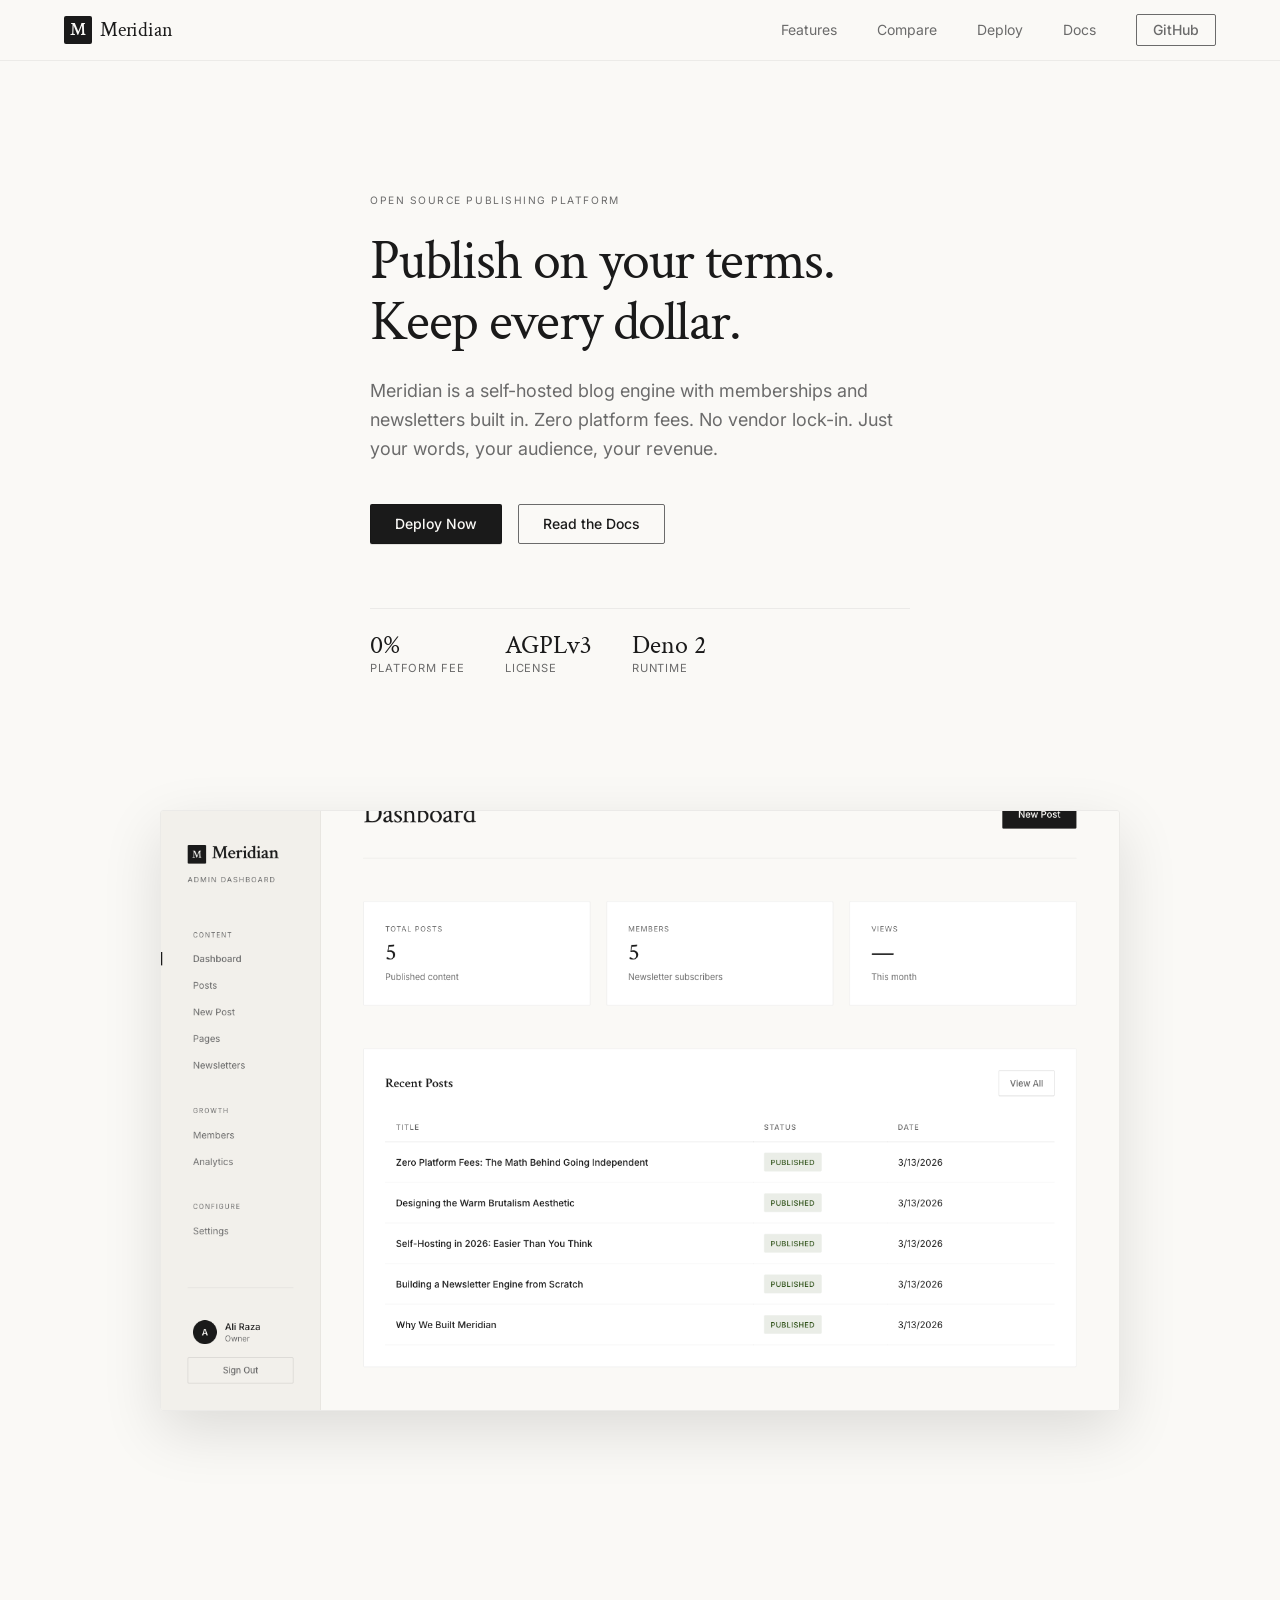
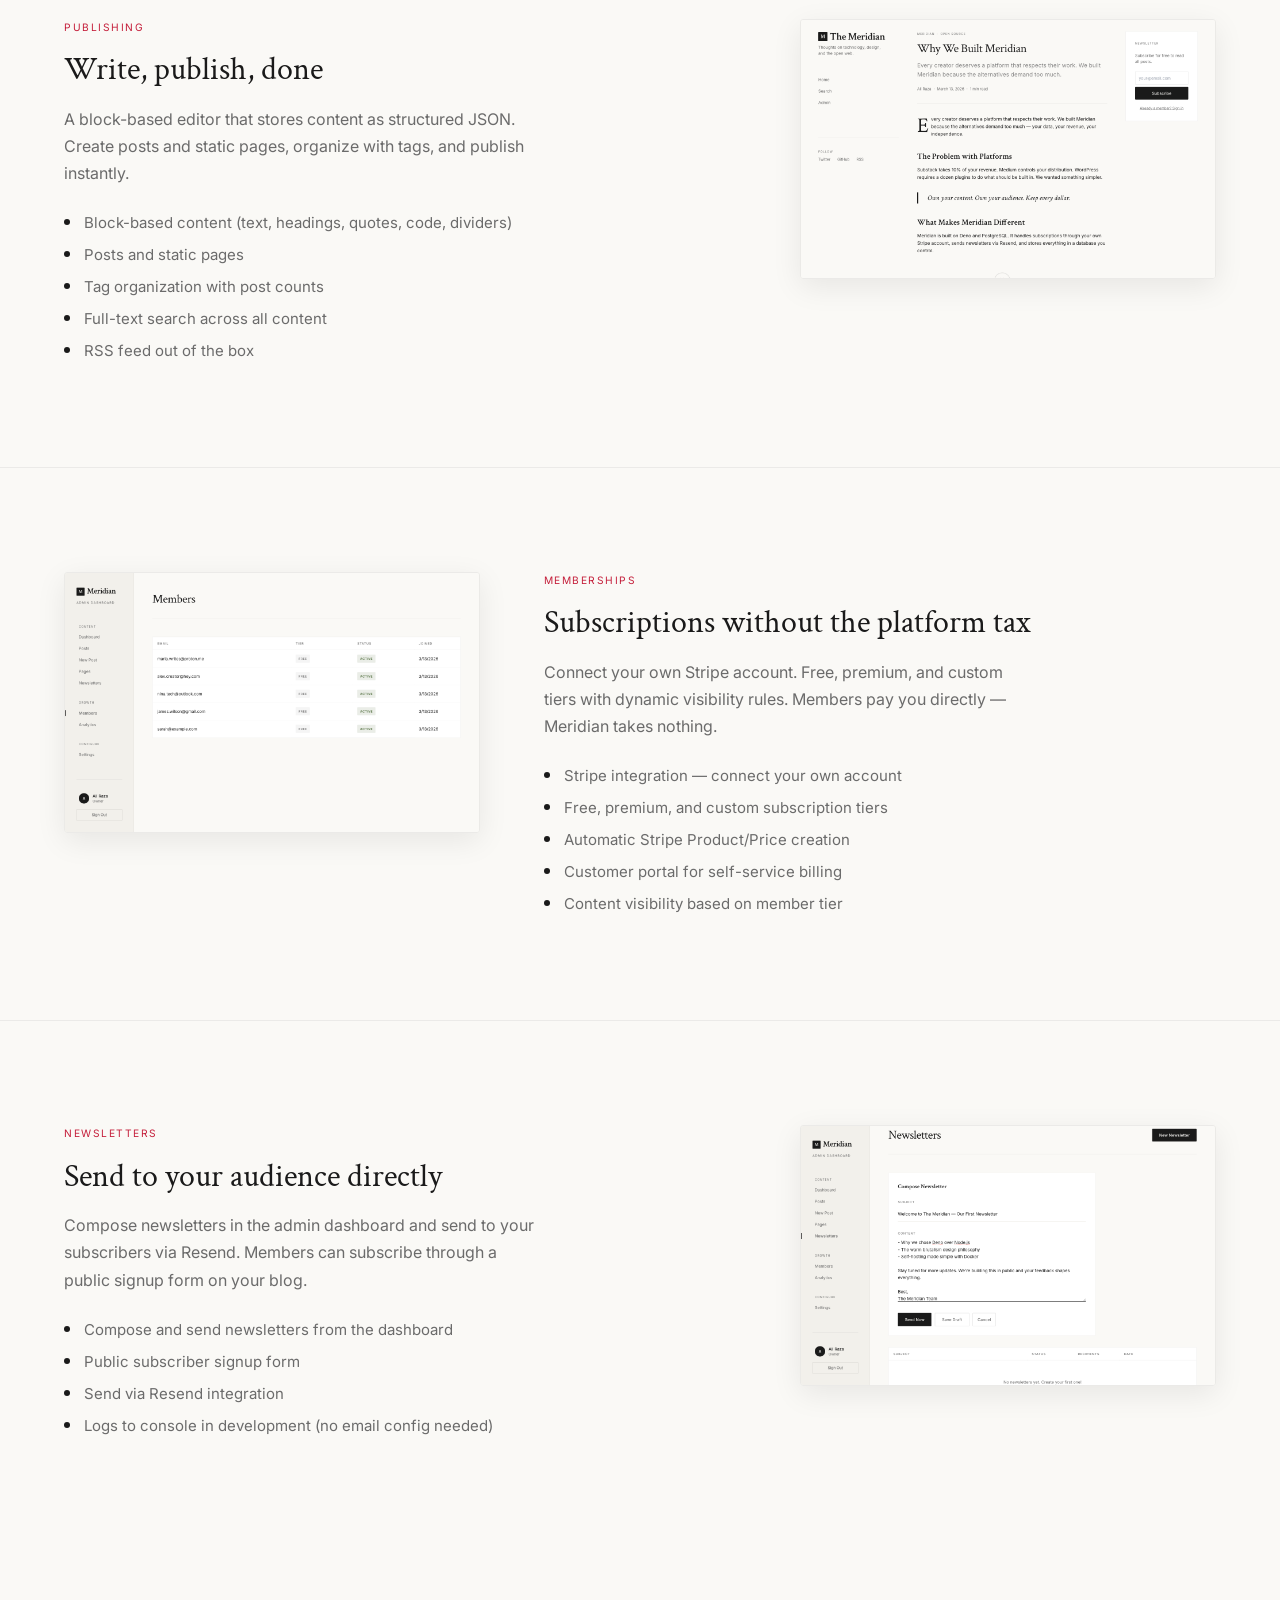
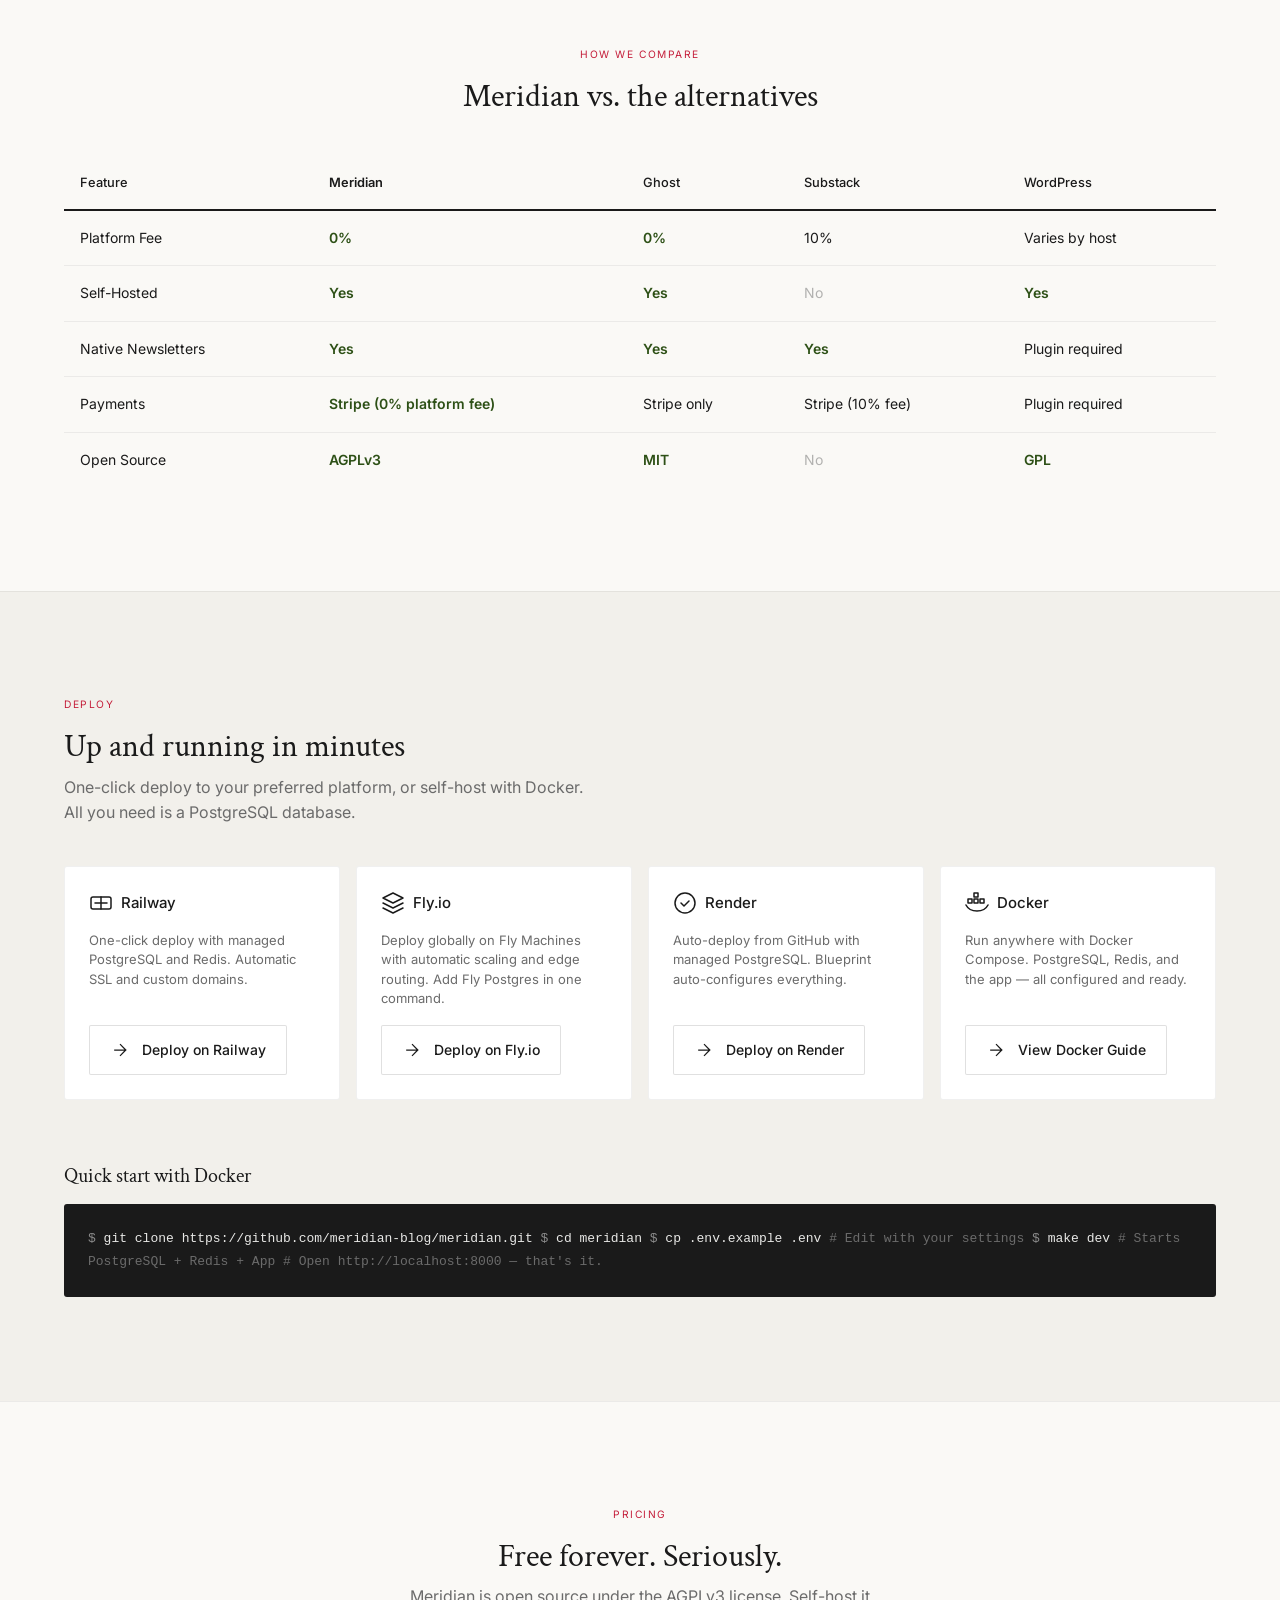
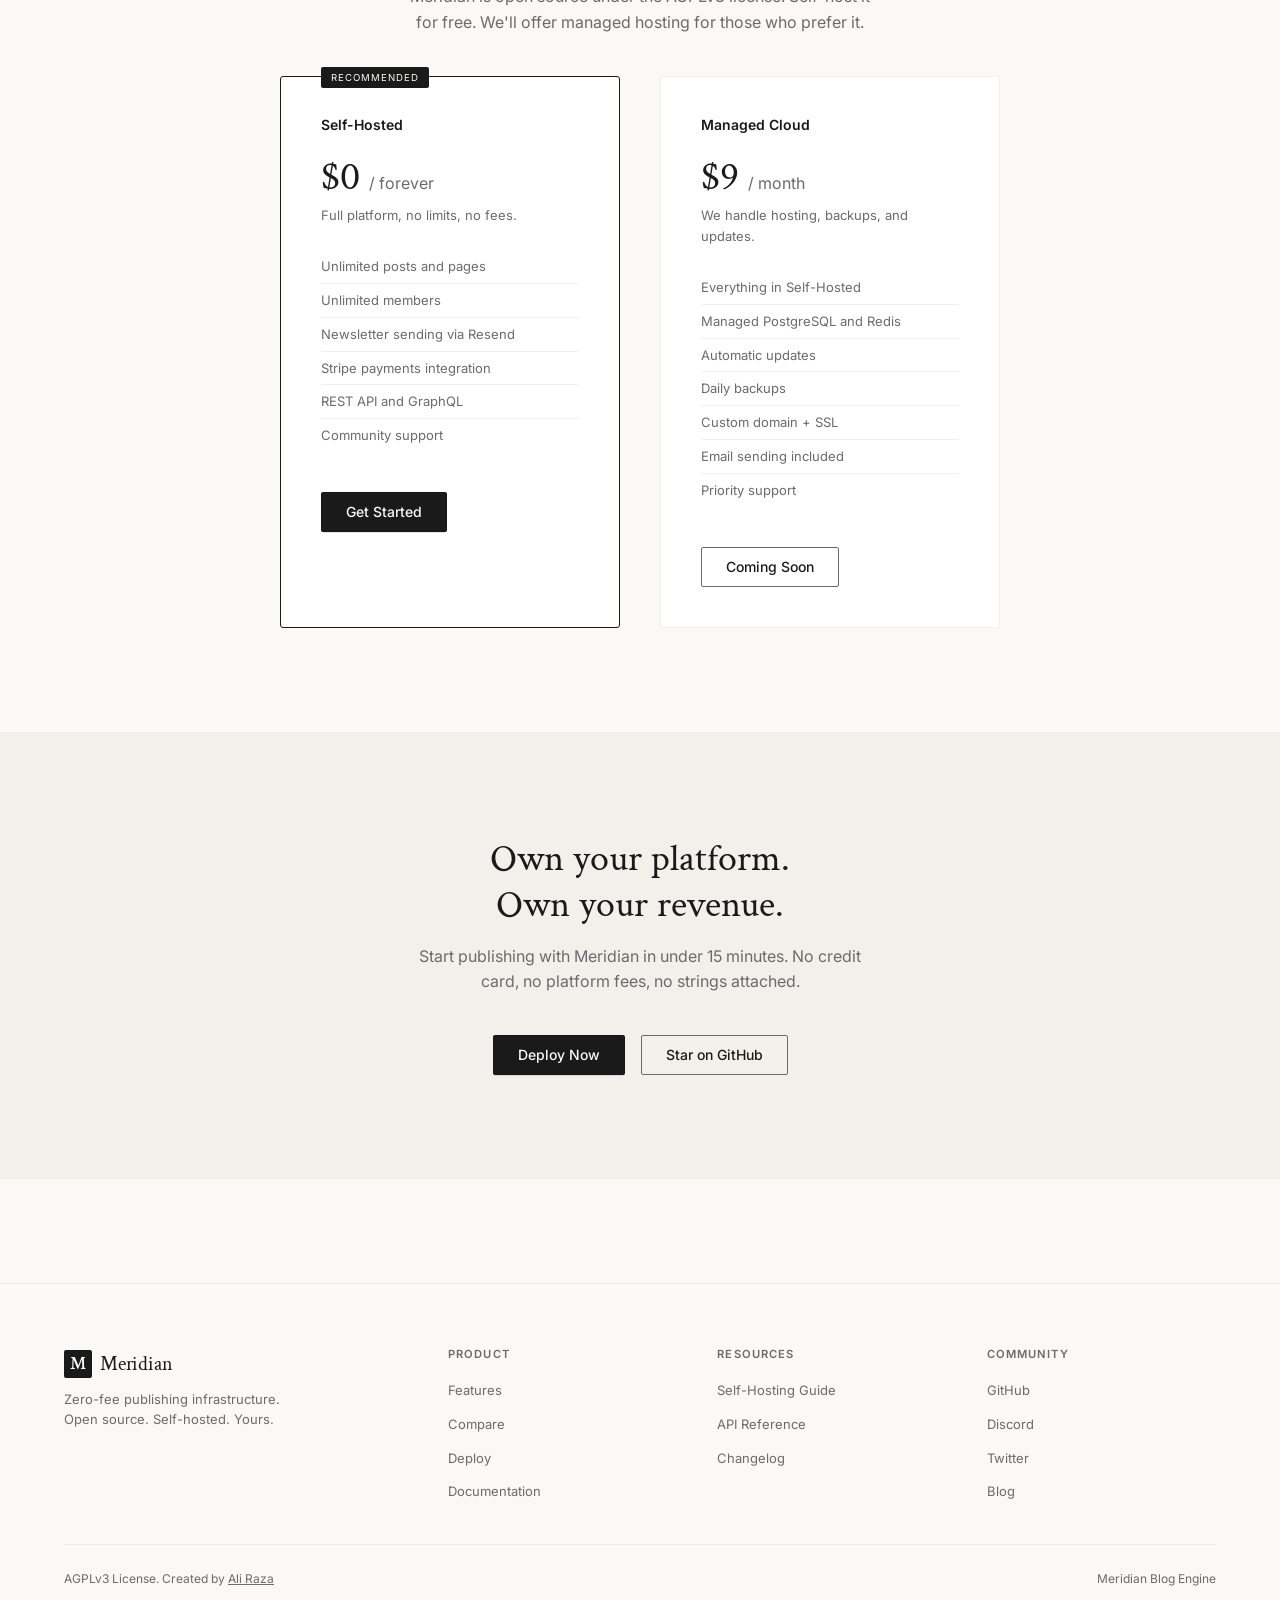
<file: index.html>
<!DOCTYPE html>
<html lang="en">
<head>
  <meta charset="UTF-8">
  <meta name="viewport" content="width=device-width, initial-scale=1.0">
  <title>Meridian — Zero-Fee Publishing Platform</title>
  <meta name="description" content="Self-hosted, zero-platform-fee publishing infrastructure. Own your content, own your audience, keep 100% of your revenue.">

  <!-- Fonts -->
  <link rel="preconnect" href="https://fonts.googleapis.com">
  <link rel="preconnect" href="https://fonts.gstatic.com" crossorigin>
  <link href="https://fonts.googleapis.com/css2?family=Crimson+Text:ital,wght@0,400;0,600;1,400&family=Inter:wght@400;500;600&display=swap" rel="stylesheet">

  <link rel="stylesheet" href="style.css">

  <!-- Favicon -->
  <link rel="icon" href="favicon.svg" type="image/svg+xml">
</head>
<body>

  <!-- ===== Navigation ===== -->
  <nav class="nav" role="navigation" aria-label="Main navigation">
    <div class="nav-inner">
      <a href="index.html" class="nav-logo"><span class="nav-logo-mark">M</span> Meridian</a>
      <ul class="nav-links" id="navLinks">
        <li><a href="#features">Features</a></li>
        <li><a href="#comparison">Compare</a></li>
        <li><a href="#deploy">Deploy</a></li>
        <li><a href="docs.html">Docs</a></li>
        <li><a href="https://github.com/meridian-blog/meridian" class="btn btn-secondary" style="padding:8px 16px;">GitHub</a></li>
      </ul>
      <button class="nav-mobile-toggle" id="mobileToggle" aria-label="Toggle menu">
        <span></span>
        <span></span>
        <span></span>
      </button>
    </div>
  </nav>

  <!-- ===== Hero ===== -->
  <section class="hero">
    <div class="container">
      <div class="hero-content">
        <p class="hero-label">Open Source Publishing Platform</p>
        <h1 class="hero-title">Publish on your terms.<br>Keep every dollar.</h1>
        <p class="hero-subtitle">
          Meridian is a self-hosted blog engine with memberships and newsletters built in. Zero platform fees. No vendor lock-in. Just your words, your audience, your revenue.
        </p>
        <div class="hero-actions">
          <a href="#deploy" class="btn btn-primary">Deploy Now</a>
          <a href="docs.html" class="btn btn-secondary">Read the Docs</a>
        </div>
        <div class="hero-meta">
          <div class="hero-meta-item">
            <span class="hero-meta-value">0%</span>
            <span class="hero-meta-label">Platform Fee</span>
          </div>
          <div class="hero-meta-item">
            <span class="hero-meta-value">AGPLv3</span>
            <span class="hero-meta-label">License</span>
          </div>
          <div class="hero-meta-item">
            <span class="hero-meta-value">Deno 2</span>
            <span class="hero-meta-label">Runtime</span>
          </div>
        </div>
      </div>
    </div>
  </section>

  <!-- ===== Screenshot / Preview ===== -->
  <section class="section" style="padding-top:0;">
    <div class="container">
      <img src="assets/screenshots/admin-dashboard.png" alt="Meridian Dashboard" style="max-width:960px;margin:0 auto;display:block;border-radius:3px;border:1px solid rgba(0,0,0,0.06);box-shadow:0 20px 60px rgba(0,0,0,0.12);">
    </div>
  </section>


  <!-- ===== Features ===== -->
  <section id="features">

    <!-- Feature 1: Publishing -->
    <div class="feature-block">
      <div class="container grid-golden">
        <div>
          <p class="feature-label">Publishing</p>
          <h2 class="feature-title">Write, publish, done</h2>
          <p class="feature-desc">
            A block-based editor that stores content as structured JSON. Create posts and static pages, organize with tags, and publish instantly.
          </p>
          <ul class="feature-list">
            <li>Block-based content (text, headings, quotes, code, dividers)</li>
            <li>Posts and static pages</li>
            <li>Tag organization with post counts</li>
            <li>Full-text search across all content</li>
            <li>RSS feed out of the box</li>
          </ul>
        </div>
        <img src="assets/screenshots/post-detail.png" alt="Post detail view" style="width:100%;border-radius:3px;border:1px solid rgba(0,0,0,0.06);box-shadow:0 8px 30px rgba(0,0,0,0.08);">
      </div>
    </div>

    <!-- Feature 2: Memberships -->
    <div class="feature-block">
      <div class="container grid-golden-reverse">
        <img src="assets/screenshots/members.png" alt="Members dashboard" style="width:100%;border-radius:3px;border:1px solid rgba(0,0,0,0.06);box-shadow:0 8px 30px rgba(0,0,0,0.08);">
        <div>
          <p class="feature-label">Memberships</p>
          <h2 class="feature-title">Subscriptions without the platform tax</h2>
          <p class="feature-desc">
            Connect your own Stripe account. Free, premium, and custom tiers with dynamic visibility rules. Members pay you directly — Meridian takes nothing.
          </p>
          <ul class="feature-list">
            <li>Stripe integration — connect your own account</li>
            <li>Free, premium, and custom subscription tiers</li>
            <li>Automatic Stripe Product/Price creation</li>
            <li>Customer portal for self-service billing</li>
            <li>Content visibility based on member tier</li>
          </ul>
        </div>
      </div>
    </div>

    <!-- Feature 3: Newsletters -->
    <div class="feature-block">
      <div class="container grid-golden">
        <div>
          <p class="feature-label">Newsletters</p>
          <h2 class="feature-title">Send to your audience directly</h2>
          <p class="feature-desc">
            Compose newsletters in the admin dashboard and send to your subscribers via Resend. Members can subscribe through a public signup form on your blog.
          </p>
          <ul class="feature-list">
            <li>Compose and send newsletters from the dashboard</li>
            <li>Public subscriber signup form</li>
            <li>Send via Resend integration</li>
            <li>Logs to console in development (no email config needed)</li>
          </ul>
        </div>
        <img src="assets/screenshots/newsletter-composer.png" alt="Newsletter composer" style="width:100%;border-radius:3px;border:1px solid rgba(0,0,0,0.06);box-shadow:0 8px 30px rgba(0,0,0,0.08);">
      </div>
    </div>

  </section>

  <!-- ===== Comparison ===== -->
  <section id="comparison" class="section">
    <div class="container">
      <p class="feature-label" style="text-align:center;">How we compare</p>
      <h2 style="text-align:center;font-size:clamp(1.6rem,3vw,2rem);margin-bottom:var(--space-lg);">Meridian vs. the alternatives</h2>

      <div style="overflow-x:auto;">
        <table class="comparison-table">
          <thead>
            <tr>
              <th>Feature</th>
              <th class="highlight">Meridian</th>
              <th>Ghost</th>
              <th>Substack</th>
              <th>WordPress</th>
            </tr>
          </thead>
          <tbody>
            <tr>
              <td>Platform Fee</td>
              <td class="highlight"><span class="check">0%</span></td>
              <td><span class="check">0%</span></td>
              <td>10%</td>
              <td>Varies by host</td>
            </tr>
            <tr>
              <td>Self-Hosted</td>
              <td class="highlight"><span class="check">Yes</span></td>
              <td><span class="check">Yes</span></td>
              <td><span class="cross">No</span></td>
              <td><span class="check">Yes</span></td>
            </tr>
            <tr>
              <td>Native Newsletters</td>
              <td class="highlight"><span class="check">Yes</span></td>
              <td><span class="check">Yes</span></td>
              <td><span class="check">Yes</span></td>
              <td>Plugin required</td>
            </tr>
            <tr>
              <td>Payments</td>
              <td class="highlight"><span class="check">Stripe (0% platform fee)</span></td>
              <td>Stripe only</td>
              <td>Stripe (10% fee)</td>
              <td>Plugin required</td>
            </tr>
            <tr>
              <td>Open Source</td>
              <td class="highlight"><span class="check">AGPLv3</span></td>
              <td><span class="check">MIT</span></td>
              <td><span class="cross">No</span></td>
              <td><span class="check">GPL</span></td>
            </tr>
          </tbody>
        </table>
      </div>
    </div>
  </section>

  <!-- ===== Deploy ===== -->
  <section id="deploy" class="section" style="background:var(--bg-secondary);">
    <div class="container">
      <p class="feature-label">Deploy</p>
      <h2 style="font-size:clamp(1.6rem,3vw,2rem);margin-bottom:var(--space-sm);">Up and running in minutes</h2>
      <p style="color:var(--text-secondary);max-width:540px;margin-bottom:var(--space-base);">
        One-click deploy to your preferred platform, or self-host with Docker. All you need is a PostgreSQL database.
      </p>

      <div class="deploy-grid">
        <!-- Railway -->
        <div class="deploy-card">
          <div class="deploy-card-header">
            <svg viewBox="0 0 24 24" fill="none" stroke="currentColor" stroke-width="1.5" stroke-linecap="round" stroke-linejoin="round">
              <rect x="2" y="6" width="20" height="12" rx="2"/>
              <path d="M6 12h12"/>
              <path d="M12 6v12"/>
            </svg>
            <span>Railway</span>
          </div>
          <p>One-click deploy with managed PostgreSQL and Redis. Automatic SSL and custom domains.</p>
          <a href="https://railway.app/new/template?template=https://github.com/meridian-blog/meridian" class="btn btn-deploy" target="_blank" rel="noopener">
            <svg viewBox="0 0 24 24" fill="none" stroke="currentColor" stroke-width="1.5"><path d="M5 12h14M12 5l7 7-7 7"/></svg>
            Deploy on Railway
          </a>
        </div>

        <!-- Fly.io -->
        <div class="deploy-card">
          <div class="deploy-card-header">
            <svg viewBox="0 0 24 24" fill="none" stroke="currentColor" stroke-width="1.5" stroke-linecap="round" stroke-linejoin="round">
              <path d="M12 2L2 7l10 5 10-5-10-5z"/>
              <path d="M2 17l10 5 10-5"/>
              <path d="M2 12l10 5 10-5"/>
            </svg>
            <span>Fly.io</span>
          </div>
          <p>Deploy globally on Fly Machines with automatic scaling and edge routing. Add Fly Postgres in one command.</p>
          <a href="https://github.com/meridian-blog/meridian#flyio" class="btn btn-deploy" target="_blank" rel="noopener">
            <svg viewBox="0 0 24 24" fill="none" stroke="currentColor" stroke-width="1.5"><path d="M5 12h14M12 5l7 7-7 7"/></svg>
            Deploy on Fly.io
          </a>
        </div>

        <!-- Render -->
        <div class="deploy-card">
          <div class="deploy-card-header">
            <svg viewBox="0 0 24 24" fill="none" stroke="currentColor" stroke-width="1.5" stroke-linecap="round" stroke-linejoin="round">
              <circle cx="12" cy="12" r="10"/>
              <path d="M8 12l3 3 5-5"/>
            </svg>
            <span>Render</span>
          </div>
          <p>Auto-deploy from GitHub with managed PostgreSQL. Blueprint auto-configures everything.</p>
          <a href="https://render.com/deploy?repo=https://github.com/meridian-blog/meridian" class="btn btn-deploy" target="_blank" rel="noopener">
            <svg viewBox="0 0 24 24" fill="none" stroke="currentColor" stroke-width="1.5"><path d="M5 12h14M12 5l7 7-7 7"/></svg>
            Deploy on Render
          </a>
        </div>

        <!-- Docker -->
        <div class="deploy-card">
          <div class="deploy-card-header">
            <svg viewBox="0 0 24 24" fill="none" stroke="currentColor" stroke-width="1.5" stroke-linecap="round" stroke-linejoin="round">
              <rect x="3" y="8" width="4" height="4"/>
              <rect x="9" y="8" width="4" height="4"/>
              <rect x="15" y="8" width="4" height="4"/>
              <rect x="9" y="2" width="4" height="4"/>
              <path d="M1 14c2 4 6 6 11 6s9-2 11-6"/>
            </svg>
            <span>Docker</span>
          </div>
          <p>Run anywhere with Docker Compose. PostgreSQL, Redis, and the app — all configured and ready.</p>
          <a href="docs.html#docker" class="btn btn-deploy">
            <svg viewBox="0 0 24 24" fill="none" stroke="currentColor" stroke-width="1.5"><path d="M5 12h14M12 5l7 7-7 7"/></svg>
            View Docker Guide
          </a>
        </div>
      </div>

      <!-- Quick Start Code -->
      <div style="margin-top:var(--space-xl);">
        <h3 style="margin-bottom:var(--space-base);">Quick start with Docker</h3>
        <div class="code-block">
<span class="prompt">$</span> git clone https://github.com/meridian-blog/meridian.git
<span class="prompt">$</span> cd meridian
<span class="prompt">$</span> cp .env.example .env   <span class="comment"># Edit with your settings</span>
<span class="prompt">$</span> make dev               <span class="comment"># Starts PostgreSQL + Redis + App</span>

<span class="comment"># Open http://localhost:8000 — that's it.</span>
        </div>
      </div>
    </div>
  </section>

  <!-- ===== Pricing (Self-Hosted = Free) ===== -->
  <section class="section">
    <div class="container">
      <p class="feature-label" style="text-align:center;">Pricing</p>
      <h2 style="text-align:center;font-size:clamp(1.6rem,3vw,2rem);margin-bottom:var(--space-sm);">Free forever. Seriously.</h2>
      <p style="text-align:center;color:var(--text-secondary);max-width:480px;margin:0 auto;">
        Meridian is open source under the AGPLv3 license. Self-host it for free. We'll offer managed hosting for those who prefer it.
      </p>

      <div class="pricing-grid">
        <div class="pricing-card featured">
          <h3>Self-Hosted</h3>
          <div class="pricing-price">$0 <span>/ forever</span></div>
          <p class="pricing-desc">Full platform, no limits, no fees.</p>
          <ul class="pricing-features">
            <li>Unlimited posts and pages</li>
            <li>Unlimited members</li>
            <li>Newsletter sending via Resend</li>
            <li>Stripe payments integration</li>
            <li>REST API and GraphQL</li>
            <li>Community support</li>
          </ul>
          <a href="docs.html" class="btn btn-primary">Get Started</a>
        </div>
        <div class="pricing-card">
          <h3>Managed Cloud</h3>
          <div class="pricing-price">$9 <span>/ month</span></div>
          <p class="pricing-desc">We handle hosting, backups, and updates.</p>
          <ul class="pricing-features">
            <li>Everything in Self-Hosted</li>
            <li>Managed PostgreSQL and Redis</li>
            <li>Automatic updates</li>
            <li>Daily backups</li>
            <li>Custom domain + SSL</li>
            <li>Email sending included</li>
            <li>Priority support</li>
          </ul>
          <a href="#" class="btn btn-secondary">Coming Soon</a>
        </div>
      </div>
    </div>
  </section>

  <!-- ===== CTA ===== -->
  <section class="cta-section" style="background:var(--bg-secondary);">
    <div class="container">
      <h2>Own your platform.<br>Own your revenue.</h2>
      <p>Start publishing with Meridian in under 15 minutes. No credit card, no platform fees, no strings attached.</p>
      <div style="display:flex;gap:var(--space-base);justify-content:center;flex-wrap:wrap;">
        <a href="#deploy" class="btn btn-primary">Deploy Now</a>
        <a href="https://github.com/meridian-blog/meridian" class="btn btn-secondary">Star on GitHub</a>
      </div>
    </div>
  </section>

  <!-- ===== Footer ===== -->
  <footer class="footer">
    <div class="container">
      <div class="footer-inner">
        <div class="footer-brand">
          <a href="index.html" class="nav-logo"><span class="nav-logo-mark">M</span> Meridian</a>
          <p>Zero-fee publishing infrastructure.<br>Open source. Self-hosted. Yours.</p>
        </div>
        <div class="footer-col">
          <h4>Product</h4>
          <ul>
            <li><a href="#features">Features</a></li>
            <li><a href="#comparison">Compare</a></li>
            <li><a href="#deploy">Deploy</a></li>
            <li><a href="docs.html">Documentation</a></li>
          </ul>
        </div>
        <div class="footer-col">
          <h4>Resources</h4>
          <ul>
            <li><a href="docs.html">Self-Hosting Guide</a></li>
            <li><a href="docs.html#api">API Reference</a></li>
            <li><a href="#">Changelog</a></li>
          </ul>
        </div>
        <div class="footer-col">
          <h4>Community</h4>
          <ul>
            <li><a href="https://github.com/meridian-blog/meridian">GitHub</a></li>
            <li><a href="#">Discord</a></li>
            <li><a href="#">Twitter</a></li>
            <li><a href="#">Blog</a></li>
          </ul>
        </div>
      </div>
      <div class="footer-bottom">
        <span>AGPLv3 License. Created by <a href="https://aliirz.com" style="text-decoration:underline;">Ali Raza</a></span>
        <span>Meridian Blog Engine</span>
      </div>
    </div>
  </footer>

  <!-- Mobile nav toggle -->
  <script>
    document.getElementById('mobileToggle').addEventListener('click', function () {
      document.getElementById('navLinks').classList.toggle('open');
    });

    // Close mobile nav on link click
    document.querySelectorAll('.nav-links a').forEach(function (link) {
      link.addEventListener('click', function () {
        document.getElementById('navLinks').classList.remove('open');
      });
    });
  </script>

</body>
</html>
</file>
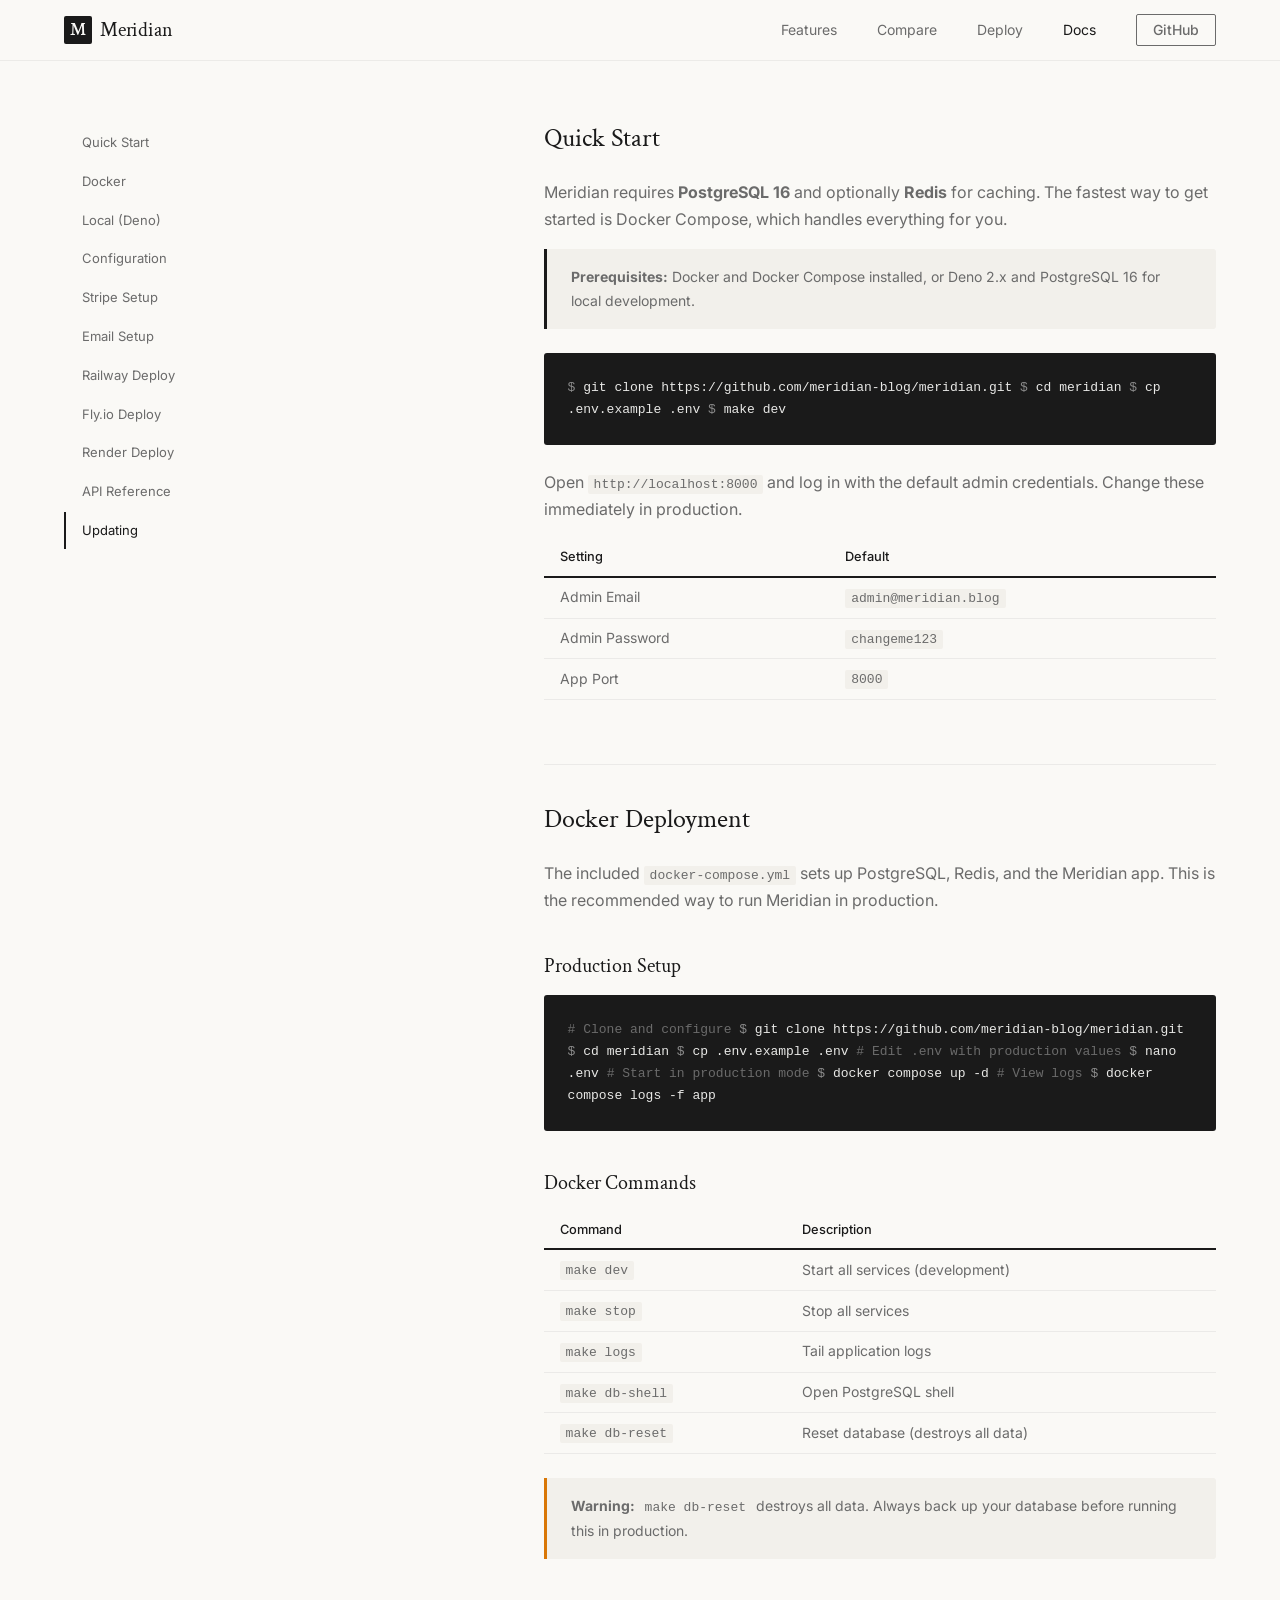
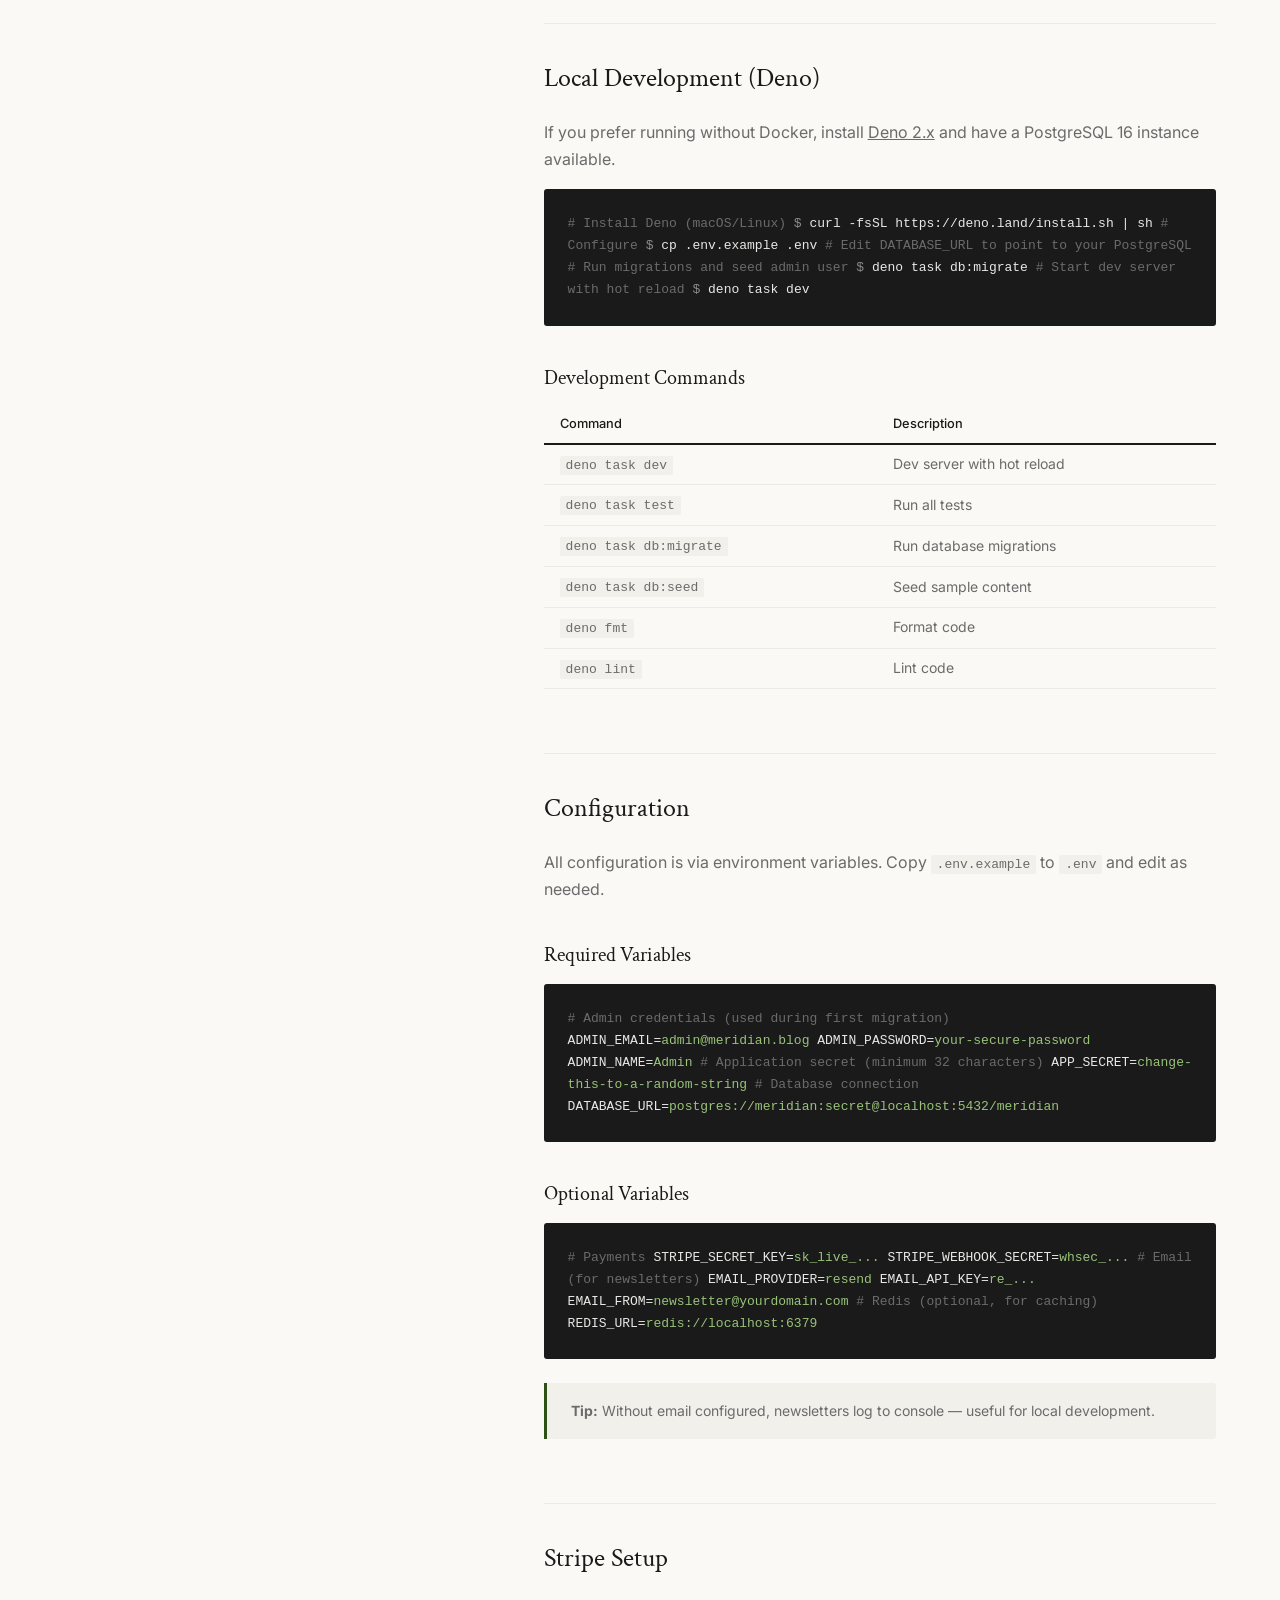
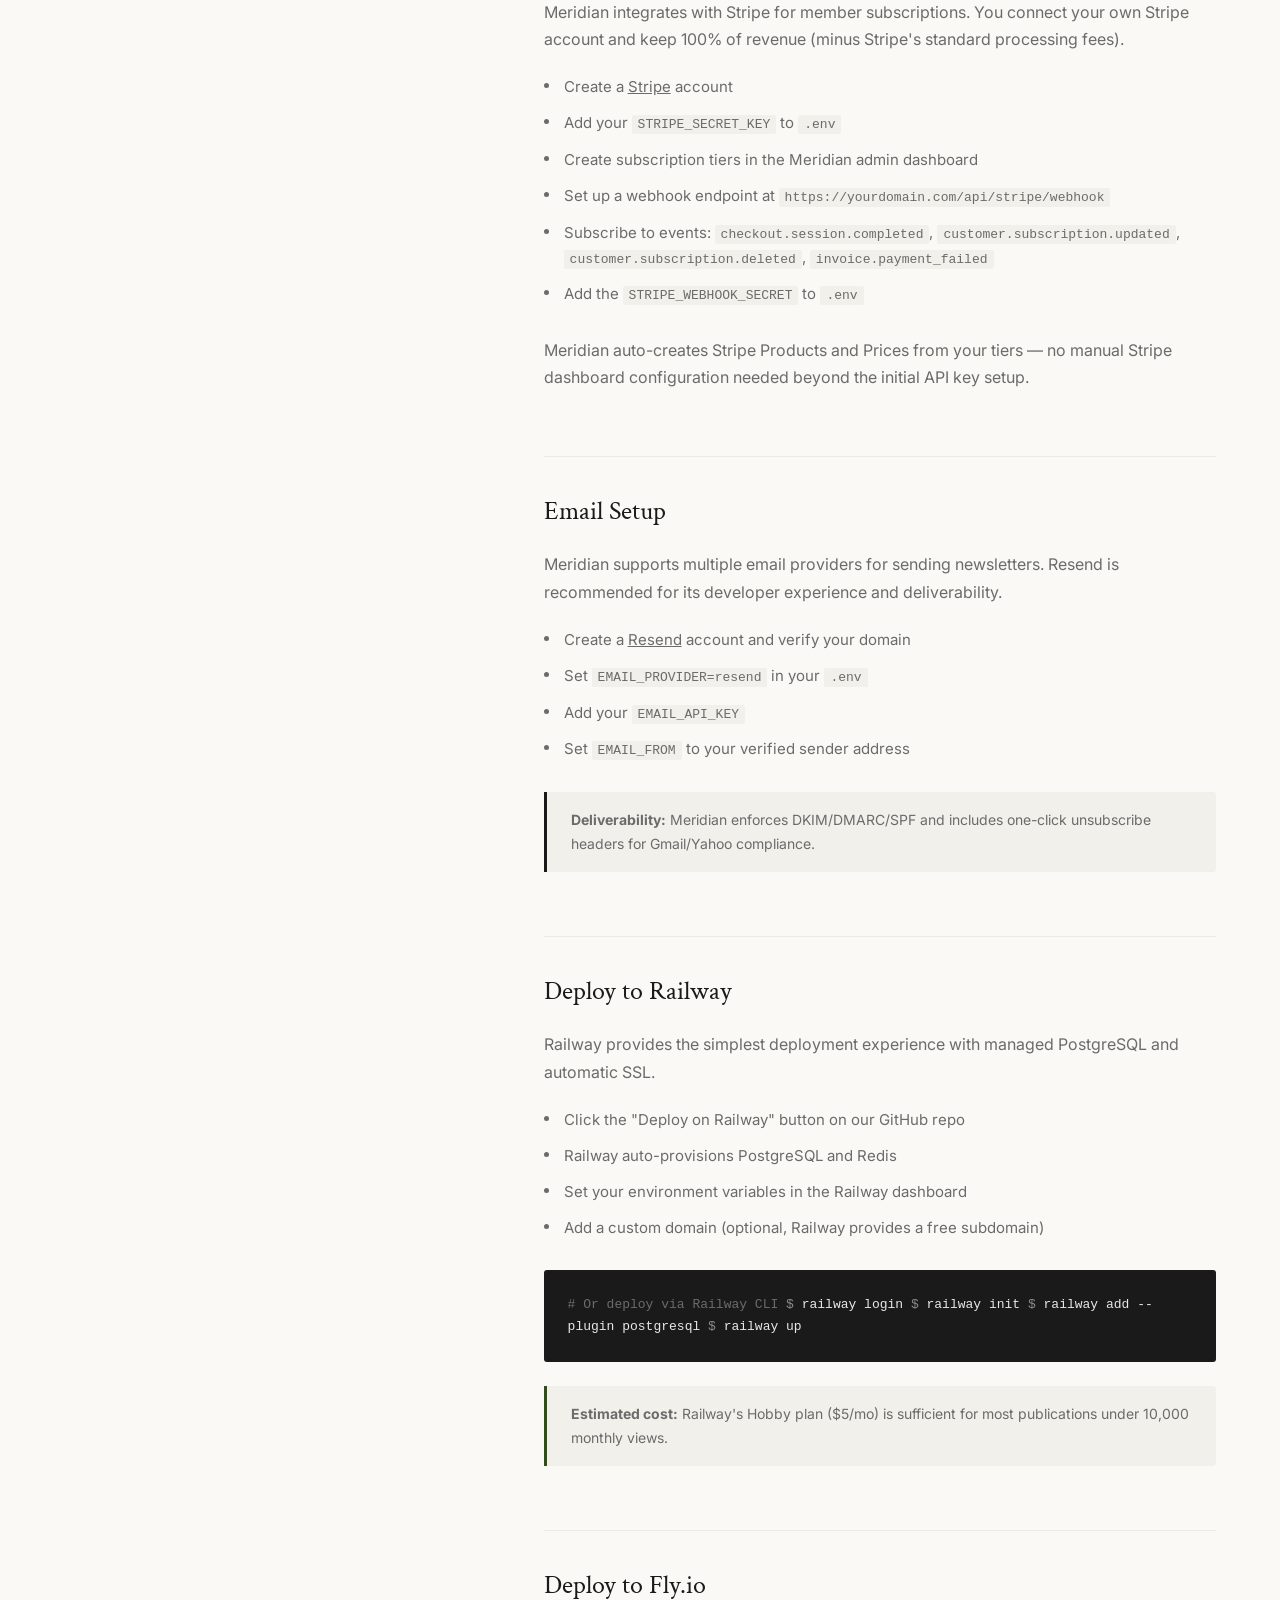
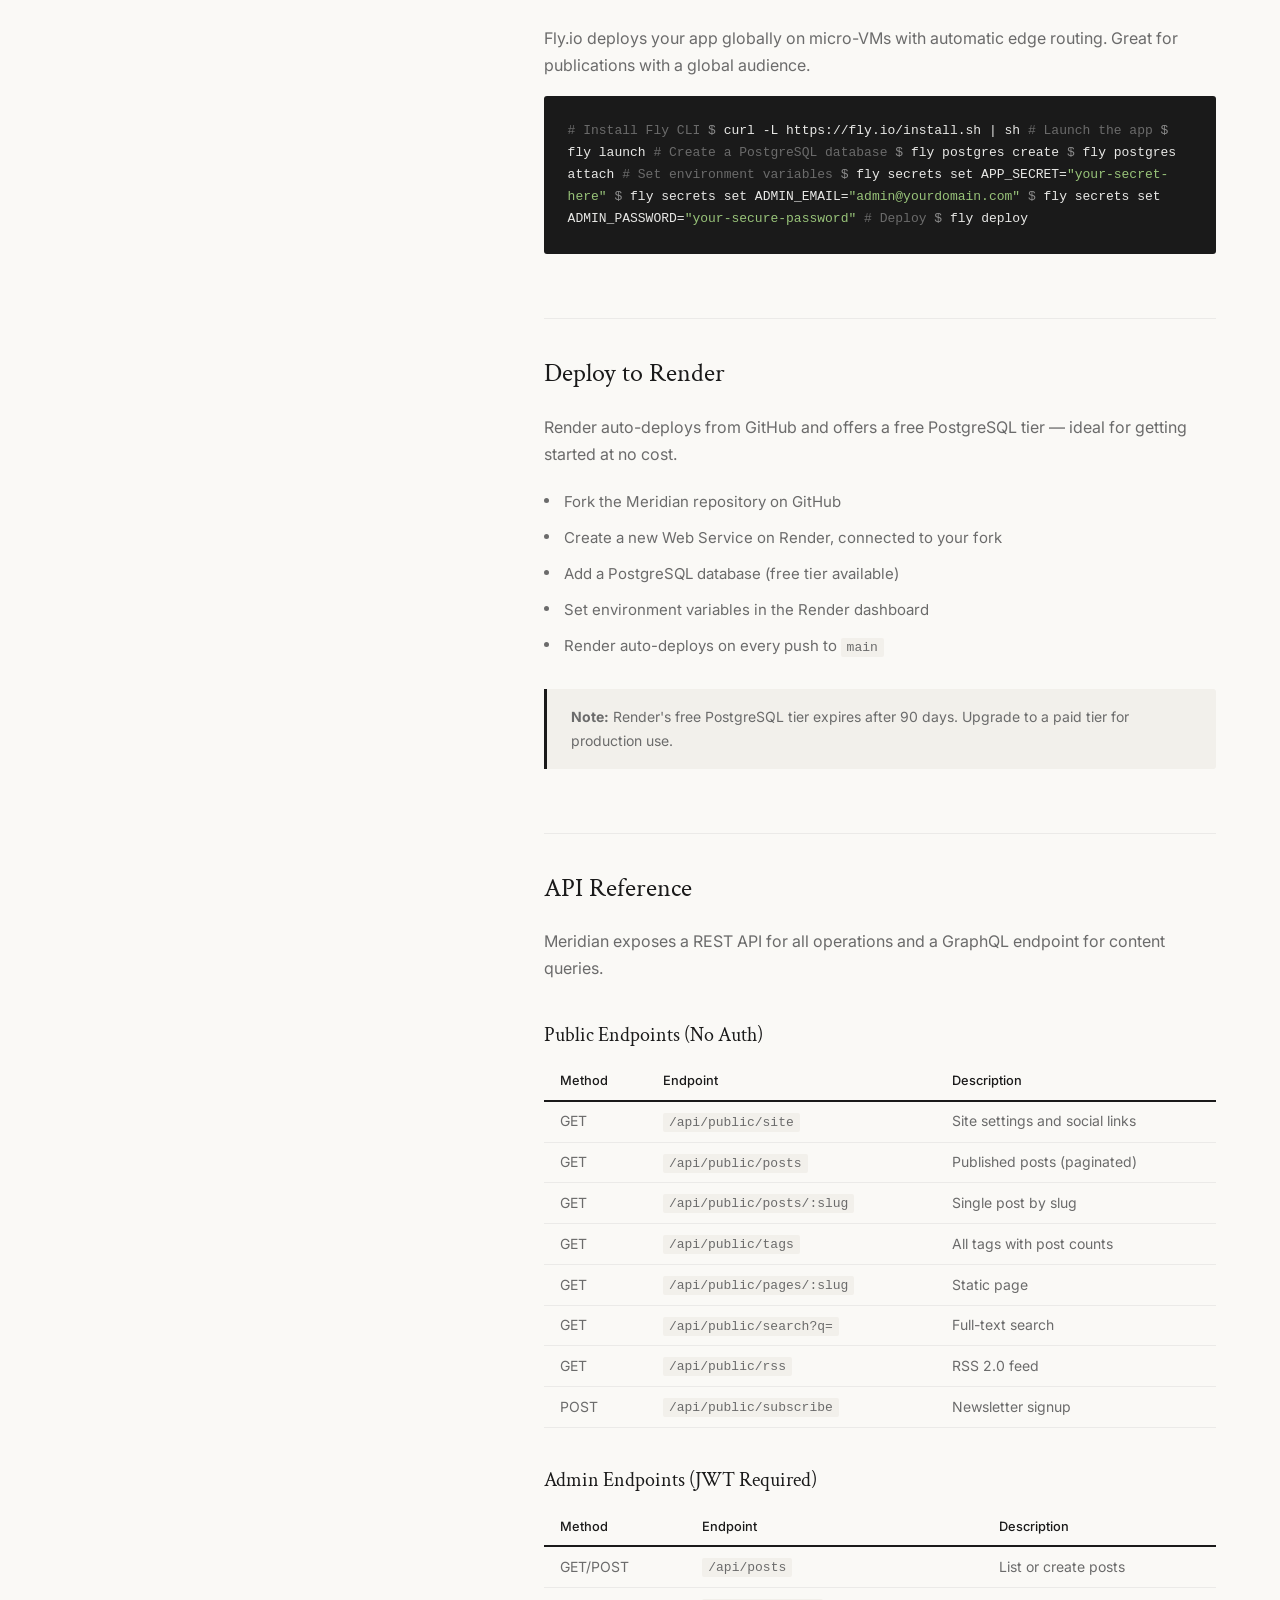
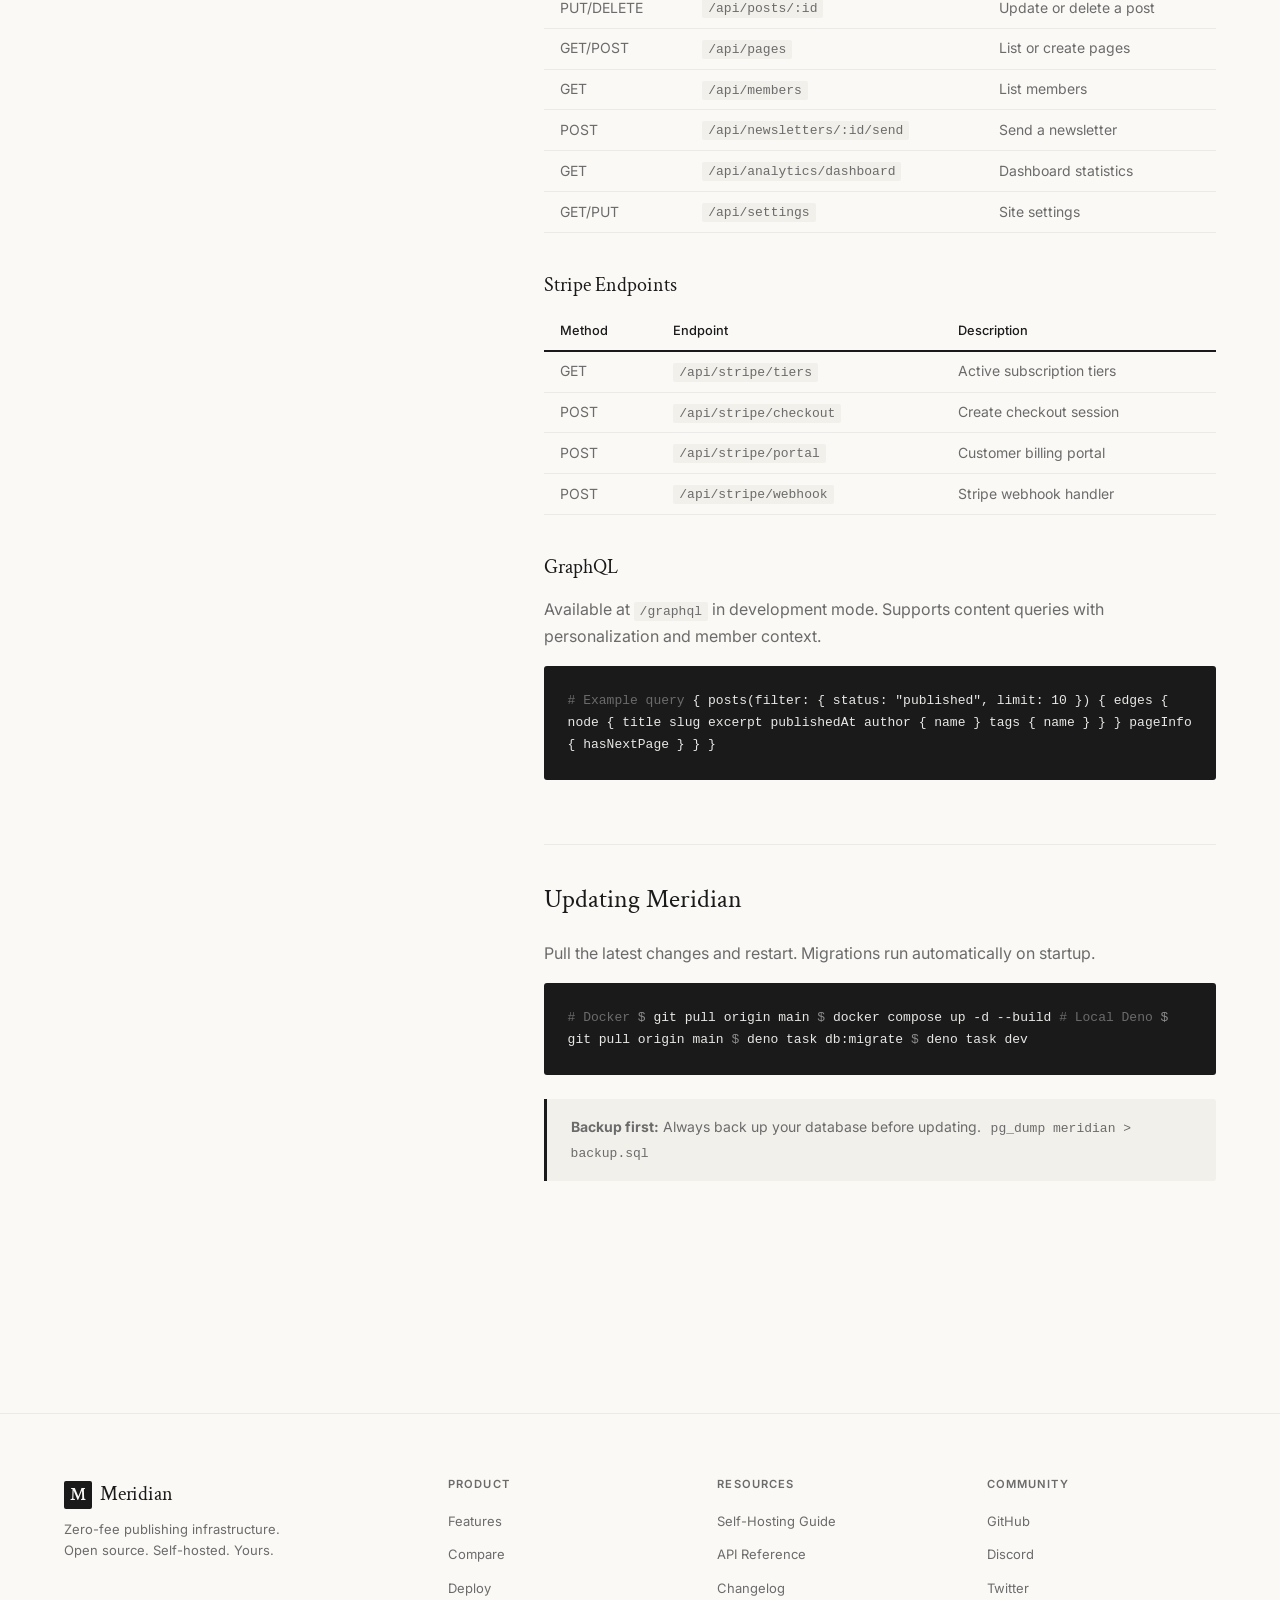
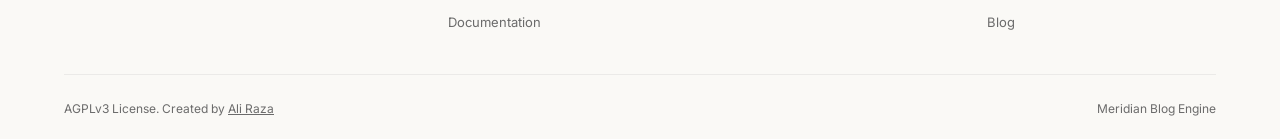
<file: docs.html>
<!DOCTYPE html>
<html lang="en">
<head>
  <meta charset="UTF-8">
  <meta name="viewport" content="width=device-width, initial-scale=1.0">
  <title>Documentation — Meridian</title>
  <meta name="description" content="Self-hosting guide, API reference, and migration documentation for Meridian blog engine.">

  <!-- Fonts -->
  <link rel="preconnect" href="https://fonts.googleapis.com">
  <link rel="preconnect" href="https://fonts.gstatic.com" crossorigin>
  <link href="https://fonts.googleapis.com/css2?family=Crimson+Text:ital,wght@0,400;0,600;1,400&family=Inter:wght@400;500;600&display=swap" rel="stylesheet">

  <link rel="stylesheet" href="style.css">
  <link rel="icon" href="favicon.svg" type="image/svg+xml">
</head>
<body>

  <!-- ===== Navigation ===== -->
  <nav class="nav" role="navigation" aria-label="Main navigation">
    <div class="nav-inner">
      <a href="index.html" class="nav-logo"><span class="nav-logo-mark">M</span> Meridian</a>
      <ul class="nav-links" id="navLinks">
        <li><a href="index.html#features">Features</a></li>
        <li><a href="index.html#comparison">Compare</a></li>
        <li><a href="index.html#deploy">Deploy</a></li>
        <li><a href="docs.html" class="active">Docs</a></li>
        <li><a href="https://github.com/meridian-blog/meridian" class="btn btn-secondary" style="padding:8px 16px;">GitHub</a></li>
      </ul>
      <button class="nav-mobile-toggle" id="mobileToggle" aria-label="Toggle menu">
        <span></span>
        <span></span>
        <span></span>
      </button>
    </div>
  </nav>

  <!-- ===== Docs Layout ===== -->
  <div class="container" style="padding-top:calc(60px + var(--space-xl));padding-bottom:var(--space-xxl);">
    <div class="grid-golden-reverse" style="gap:var(--space-xl);">

      <!-- Sidebar Nav -->
      <aside class="docs-nav">
        <ul>
          <li><a href="#quickstart" class="active">Quick Start</a></li>
          <li><a href="#docker">Docker</a></li>
          <li><a href="#local-deno">Local (Deno)</a></li>
          <li><a href="#configuration">Configuration</a></li>
          <li><a href="#stripe-setup">Stripe Setup</a></li>
          <li><a href="#email-setup">Email Setup</a></li>
          <li><a href="#railway">Railway Deploy</a></li>
          <li><a href="#flyio">Fly.io Deploy</a></li>
          <li><a href="#render">Render Deploy</a></li>
          <li><a href="#api">API Reference</a></li>
          <li><a href="#updating">Updating</a></li>
        </ul>
      </aside>

      <!-- Docs Content -->
      <main class="docs-content">

        <!-- Quick Start -->
        <h2 id="quickstart">Quick Start</h2>
        <p>
          Meridian requires <strong>PostgreSQL 16</strong> and optionally <strong>Redis</strong> for caching. The fastest way to get started is Docker Compose, which handles everything for you.
        </p>

        <div class="callout">
          <p><strong>Prerequisites:</strong> Docker and Docker Compose installed, or Deno 2.x and PostgreSQL 16 for local development.</p>
        </div>

        <div class="code-block">
<span class="prompt">$</span> git clone https://github.com/meridian-blog/meridian.git
<span class="prompt">$</span> cd meridian
<span class="prompt">$</span> cp .env.example .env
<span class="prompt">$</span> make dev
        </div>

        <p>
          Open <code>http://localhost:8000</code> and log in with the default admin credentials. Change these immediately in production.
        </p>

        <table>
          <thead>
            <tr><th>Setting</th><th>Default</th></tr>
          </thead>
          <tbody>
            <tr><td>Admin Email</td><td><code>admin@meridian.blog</code></td></tr>
            <tr><td>Admin Password</td><td><code>changeme123</code></td></tr>
            <tr><td>App Port</td><td><code>8000</code></td></tr>
          </tbody>
        </table>

        <!-- Docker -->
        <h2 id="docker">Docker Deployment</h2>
        <p>
          The included <code>docker-compose.yml</code> sets up PostgreSQL, Redis, and the Meridian app. This is the recommended way to run Meridian in production.
        </p>

        <h3>Production Setup</h3>
        <div class="code-block">
<span class="comment"># Clone and configure</span>
<span class="prompt">$</span> git clone https://github.com/meridian-blog/meridian.git
<span class="prompt">$</span> cd meridian
<span class="prompt">$</span> cp .env.example .env

<span class="comment"># Edit .env with production values</span>
<span class="prompt">$</span> nano .env

<span class="comment"># Start in production mode</span>
<span class="prompt">$</span> docker compose up -d

<span class="comment"># View logs</span>
<span class="prompt">$</span> docker compose logs -f app
        </div>

        <h3>Docker Commands</h3>
        <table>
          <thead>
            <tr><th>Command</th><th>Description</th></tr>
          </thead>
          <tbody>
            <tr><td><code>make dev</code></td><td>Start all services (development)</td></tr>
            <tr><td><code>make stop</code></td><td>Stop all services</td></tr>
            <tr><td><code>make logs</code></td><td>Tail application logs</td></tr>
            <tr><td><code>make db-shell</code></td><td>Open PostgreSQL shell</td></tr>
            <tr><td><code>make db-reset</code></td><td>Reset database (destroys all data)</td></tr>
          </tbody>
        </table>

        <div class="callout callout-warn">
          <p><strong>Warning:</strong> <code>make db-reset</code> destroys all data. Always back up your database before running this in production.</p>
        </div>

        <!-- Local Deno -->
        <h2 id="local-deno">Local Development (Deno)</h2>
        <p>
          If you prefer running without Docker, install <a href="https://deno.land" style="text-decoration:underline;">Deno 2.x</a> and have a PostgreSQL 16 instance available.
        </p>

        <div class="code-block">
<span class="comment"># Install Deno (macOS/Linux)</span>
<span class="prompt">$</span> curl -fsSL https://deno.land/install.sh | sh

<span class="comment"># Configure</span>
<span class="prompt">$</span> cp .env.example .env
<span class="comment"># Edit DATABASE_URL to point to your PostgreSQL</span>

<span class="comment"># Run migrations and seed admin user</span>
<span class="prompt">$</span> deno task db:migrate

<span class="comment"># Start dev server with hot reload</span>
<span class="prompt">$</span> deno task dev
        </div>

        <h3>Development Commands</h3>
        <table>
          <thead>
            <tr><th>Command</th><th>Description</th></tr>
          </thead>
          <tbody>
            <tr><td><code>deno task dev</code></td><td>Dev server with hot reload</td></tr>
            <tr><td><code>deno task test</code></td><td>Run all tests</td></tr>
            <tr><td><code>deno task db:migrate</code></td><td>Run database migrations</td></tr>
            <tr><td><code>deno task db:seed</code></td><td>Seed sample content</td></tr>
            <tr><td><code>deno fmt</code></td><td>Format code</td></tr>
            <tr><td><code>deno lint</code></td><td>Lint code</td></tr>
          </tbody>
        </table>

        <!-- Configuration -->
        <h2 id="configuration">Configuration</h2>
        <p>
          All configuration is via environment variables. Copy <code>.env.example</code> to <code>.env</code> and edit as needed.
        </p>

        <h3>Required Variables</h3>
        <div class="code-block">
<span class="comment"># Admin credentials (used during first migration)</span>
ADMIN_EMAIL=<span class="string">admin@meridian.blog</span>
ADMIN_PASSWORD=<span class="string">your-secure-password</span>
ADMIN_NAME=<span class="string">Admin</span>

<span class="comment"># Application secret (minimum 32 characters)</span>
APP_SECRET=<span class="string">change-this-to-a-random-string</span>

<span class="comment"># Database connection</span>
DATABASE_URL=<span class="string">postgres://meridian:secret@localhost:5432/meridian</span>
        </div>

        <h3>Optional Variables</h3>
        <div class="code-block">
<span class="comment"># Payments</span>
STRIPE_SECRET_KEY=<span class="string">sk_live_...</span>
STRIPE_WEBHOOK_SECRET=<span class="string">whsec_...</span>

<span class="comment"># Email (for newsletters)</span>
EMAIL_PROVIDER=<span class="string">resend</span>
EMAIL_API_KEY=<span class="string">re_...</span>
EMAIL_FROM=<span class="string">newsletter@yourdomain.com</span>

<span class="comment"># Redis (optional, for caching)</span>
REDIS_URL=<span class="string">redis://localhost:6379</span>
        </div>

        <div class="callout callout-success">
          <p><strong>Tip:</strong> Without email configured, newsletters log to console — useful for local development.</p>
        </div>

        <!-- Stripe -->
        <h2 id="stripe-setup">Stripe Setup</h2>
        <p>
          Meridian integrates with Stripe for member subscriptions. You connect your own Stripe account and keep 100% of revenue (minus Stripe's standard processing fees).
        </p>

        <ul>
          <li>Create a <a href="https://stripe.com" style="text-decoration:underline;">Stripe</a> account</li>
          <li>Add your <code>STRIPE_SECRET_KEY</code> to <code>.env</code></li>
          <li>Create subscription tiers in the Meridian admin dashboard</li>
          <li>Set up a webhook endpoint at <code>https://yourdomain.com/api/stripe/webhook</code></li>
          <li>Subscribe to events: <code>checkout.session.completed</code>, <code>customer.subscription.updated</code>, <code>customer.subscription.deleted</code>, <code>invoice.payment_failed</code></li>
          <li>Add the <code>STRIPE_WEBHOOK_SECRET</code> to <code>.env</code></li>
        </ul>

        <p>
          Meridian auto-creates Stripe Products and Prices from your tiers — no manual Stripe dashboard configuration needed beyond the initial API key setup.
        </p>

        <!-- Email -->
        <h2 id="email-setup">Email Setup</h2>
        <p>
          Meridian supports multiple email providers for sending newsletters. Resend is recommended for its developer experience and deliverability.
        </p>

        <ul>
          <li>Create a <a href="https://resend.com" style="text-decoration:underline;">Resend</a> account and verify your domain</li>
          <li>Set <code>EMAIL_PROVIDER=resend</code> in your <code>.env</code></li>
          <li>Add your <code>EMAIL_API_KEY</code></li>
          <li>Set <code>EMAIL_FROM</code> to your verified sender address</li>
        </ul>

        <div class="callout">
          <p><strong>Deliverability:</strong> Meridian enforces DKIM/DMARC/SPF and includes one-click unsubscribe headers for Gmail/Yahoo compliance.</p>
        </div>

        <!-- Railway -->
        <h2 id="railway">Deploy to Railway</h2>
        <p>
          Railway provides the simplest deployment experience with managed PostgreSQL and automatic SSL.
        </p>

        <ul>
          <li>Click the "Deploy on Railway" button on our GitHub repo</li>
          <li>Railway auto-provisions PostgreSQL and Redis</li>
          <li>Set your environment variables in the Railway dashboard</li>
          <li>Add a custom domain (optional, Railway provides a free subdomain)</li>
        </ul>

        <div class="code-block">
<span class="comment"># Or deploy via Railway CLI</span>
<span class="prompt">$</span> railway login
<span class="prompt">$</span> railway init
<span class="prompt">$</span> railway add --plugin postgresql
<span class="prompt">$</span> railway up
        </div>

        <div class="callout callout-success">
          <p><strong>Estimated cost:</strong> Railway's Hobby plan ($5/mo) is sufficient for most publications under 10,000 monthly views.</p>
        </div>

        <!-- Fly.io -->
        <h2 id="flyio">Deploy to Fly.io</h2>
        <p>
          Fly.io deploys your app globally on micro-VMs with automatic edge routing. Great for publications with a global audience.
        </p>

        <div class="code-block">
<span class="comment"># Install Fly CLI</span>
<span class="prompt">$</span> curl -L https://fly.io/install.sh | sh

<span class="comment"># Launch the app</span>
<span class="prompt">$</span> fly launch

<span class="comment"># Create a PostgreSQL database</span>
<span class="prompt">$</span> fly postgres create
<span class="prompt">$</span> fly postgres attach

<span class="comment"># Set environment variables</span>
<span class="prompt">$</span> fly secrets set APP_SECRET=<span class="string">"your-secret-here"</span>
<span class="prompt">$</span> fly secrets set ADMIN_EMAIL=<span class="string">"admin@yourdomain.com"</span>
<span class="prompt">$</span> fly secrets set ADMIN_PASSWORD=<span class="string">"your-secure-password"</span>

<span class="comment"># Deploy</span>
<span class="prompt">$</span> fly deploy
        </div>

        <!-- Render -->
        <h2 id="render">Deploy to Render</h2>
        <p>
          Render auto-deploys from GitHub and offers a free PostgreSQL tier — ideal for getting started at no cost.
        </p>

        <ul>
          <li>Fork the Meridian repository on GitHub</li>
          <li>Create a new Web Service on Render, connected to your fork</li>
          <li>Add a PostgreSQL database (free tier available)</li>
          <li>Set environment variables in the Render dashboard</li>
          <li>Render auto-deploys on every push to <code>main</code></li>
        </ul>

        <div class="callout">
          <p><strong>Note:</strong> Render's free PostgreSQL tier expires after 90 days. Upgrade to a paid tier for production use.</p>
        </div>

        <!-- API -->
        <h2 id="api">API Reference</h2>
        <p>
          Meridian exposes a REST API for all operations and a GraphQL endpoint for content queries.
        </p>

        <h3>Public Endpoints (No Auth)</h3>
        <table>
          <thead>
            <tr><th>Method</th><th>Endpoint</th><th>Description</th></tr>
          </thead>
          <tbody>
            <tr><td>GET</td><td><code>/api/public/site</code></td><td>Site settings and social links</td></tr>
            <tr><td>GET</td><td><code>/api/public/posts</code></td><td>Published posts (paginated)</td></tr>
            <tr><td>GET</td><td><code>/api/public/posts/:slug</code></td><td>Single post by slug</td></tr>
            <tr><td>GET</td><td><code>/api/public/tags</code></td><td>All tags with post counts</td></tr>
            <tr><td>GET</td><td><code>/api/public/pages/:slug</code></td><td>Static page</td></tr>
            <tr><td>GET</td><td><code>/api/public/search?q=</code></td><td>Full-text search</td></tr>
            <tr><td>GET</td><td><code>/api/public/rss</code></td><td>RSS 2.0 feed</td></tr>
            <tr><td>POST</td><td><code>/api/public/subscribe</code></td><td>Newsletter signup</td></tr>
          </tbody>
        </table>

        <h3>Admin Endpoints (JWT Required)</h3>
        <table>
          <thead>
            <tr><th>Method</th><th>Endpoint</th><th>Description</th></tr>
          </thead>
          <tbody>
            <tr><td>GET/POST</td><td><code>/api/posts</code></td><td>List or create posts</td></tr>
            <tr><td>PUT/DELETE</td><td><code>/api/posts/:id</code></td><td>Update or delete a post</td></tr>
            <tr><td>GET/POST</td><td><code>/api/pages</code></td><td>List or create pages</td></tr>
            <tr><td>GET</td><td><code>/api/members</code></td><td>List members</td></tr>
            <tr><td>POST</td><td><code>/api/newsletters/:id/send</code></td><td>Send a newsletter</td></tr>
            <tr><td>GET</td><td><code>/api/analytics/dashboard</code></td><td>Dashboard statistics</td></tr>
            <tr><td>GET/PUT</td><td><code>/api/settings</code></td><td>Site settings</td></tr>
          </tbody>
        </table>

        <h3>Stripe Endpoints</h3>
        <table>
          <thead>
            <tr><th>Method</th><th>Endpoint</th><th>Description</th></tr>
          </thead>
          <tbody>
            <tr><td>GET</td><td><code>/api/stripe/tiers</code></td><td>Active subscription tiers</td></tr>
            <tr><td>POST</td><td><code>/api/stripe/checkout</code></td><td>Create checkout session</td></tr>
            <tr><td>POST</td><td><code>/api/stripe/portal</code></td><td>Customer billing portal</td></tr>
            <tr><td>POST</td><td><code>/api/stripe/webhook</code></td><td>Stripe webhook handler</td></tr>
          </tbody>
        </table>

        <h3>GraphQL</h3>
        <p>
          Available at <code>/graphql</code> in development mode. Supports content queries with personalization and member context.
        </p>
        <div class="code-block">
<span class="comment"># Example query</span>
{
  posts(filter: { status: "published", limit: 10 }) {
    edges {
      node {
        title
        slug
        excerpt
        publishedAt
        author { name }
        tags { name }
      }
    }
    pageInfo { hasNextPage }
  }
}
        </div>

        <!-- Updating -->
        <h2 id="updating">Updating Meridian</h2>
        <p>
          Pull the latest changes and restart. Migrations run automatically on startup.
        </p>

        <div class="code-block">
<span class="comment"># Docker</span>
<span class="prompt">$</span> git pull origin main
<span class="prompt">$</span> docker compose up -d --build

<span class="comment"># Local Deno</span>
<span class="prompt">$</span> git pull origin main
<span class="prompt">$</span> deno task db:migrate
<span class="prompt">$</span> deno task dev
        </div>

        <div class="callout">
          <p><strong>Backup first:</strong> Always back up your database before updating. <code>pg_dump meridian > backup.sql</code></p>
        </div>

      </main>
    </div>
  </div>

  <!-- ===== Footer ===== -->
  <footer class="footer">
    <div class="container">
      <div class="footer-inner">
        <div class="footer-brand">
          <a href="index.html" class="nav-logo"><span class="nav-logo-mark">M</span> Meridian</a>
          <p>Zero-fee publishing infrastructure.<br>Open source. Self-hosted. Yours.</p>
        </div>
        <div class="footer-col">
          <h4>Product</h4>
          <ul>
            <li><a href="index.html#features">Features</a></li>
            <li><a href="index.html#comparison">Compare</a></li>
            <li><a href="index.html#deploy">Deploy</a></li>
            <li><a href="docs.html">Documentation</a></li>
          </ul>
        </div>
        <div class="footer-col">
          <h4>Resources</h4>
          <ul>
            <li><a href="#quickstart">Self-Hosting Guide</a></li>
            <li><a href="#api">API Reference</a></li>
            <li><a href="#">Changelog</a></li>
          </ul>
        </div>
        <div class="footer-col">
          <h4>Community</h4>
          <ul>
            <li><a href="https://github.com/meridian-blog/meridian">GitHub</a></li>
            <li><a href="#">Discord</a></li>
            <li><a href="#">Twitter</a></li>
            <li><a href="#">Blog</a></li>
          </ul>
        </div>
      </div>
      <div class="footer-bottom">
        <span>AGPLv3 License. Created by <a href="https://aliirz.com" style="text-decoration:underline;">Ali Raza</a></span>
        <span>Meridian Blog Engine</span>
      </div>
    </div>
  </footer>

  <!-- Scripts -->
  <script>
    // Mobile nav toggle
    document.getElementById('mobileToggle').addEventListener('click', function () {
      document.getElementById('navLinks').classList.toggle('open');
    });

    document.querySelectorAll('.nav-links a').forEach(function (link) {
      link.addEventListener('click', function () {
        document.getElementById('navLinks').classList.remove('open');
      });
    });

    // Active docs nav link on scroll
    var sections = document.querySelectorAll('.docs-content h2[id]');
    var navLinks = document.querySelectorAll('.docs-nav a');

    window.addEventListener('scroll', function () {
      var scrollPos = window.scrollY + 100;
      sections.forEach(function (section) {
        if (section.offsetTop <= scrollPos) {
          navLinks.forEach(function (link) {
            link.classList.remove('active');
            if (link.getAttribute('href') === '#' + section.id) {
              link.classList.add('active');
            }
          });
        }
      });
    });
  </script>

</body>
</html>
</file>
<file: style.css>
/* ==========================================================================
   Meridian Website — "Warm Brutalism" Design System
   Colors: Ink & Parchment palette from design spec
   Grid: Offset golden ratio (61.8% / 38.2%)
   Typography: Crimson Text (serif) + Inter (sans)
   ========================================================================== */

/* --- Reset & Base --- */
*,
*::before,
*::after {
  margin: 0;
  padding: 0;
  box-sizing: border-box;
}

:root {
  /* Day Mode — Ink & Parchment */
  --bg-primary: #FAF9F6;
  --bg-secondary: #F2F0EB;
  --surface: #FFFFFF;
  --text-primary: #1A1A1A;
  --text-secondary: #6B6B6B;
  --accent: #C41E3A;
  --success: #2D5016;
  --border-light: rgba(0, 0, 0, 0.06);
  --border-medium: rgba(0, 0, 0, 0.12);

  /* Spacing — 4px baseline */
  --space-micro: 4px;
  --space-sm: 8px;
  --space-base: 16px;
  --space-md: 24px;
  --space-lg: 40px;
  --space-xl: 64px;
  --space-xxl: 104px;

  /* Typography */
  --font-serif: 'Crimson Text', Georgia, serif;
  --font-sans: 'Inter', -apple-system, system-ui, sans-serif;
  --font-mono: 'SF Mono', 'Fira Code', monospace;
}

html {
  font-size: 16px;
  scroll-behavior: smooth;
  -webkit-font-smoothing: antialiased;
  -moz-osx-font-smoothing: grayscale;
}

body {
  font-family: var(--font-sans);
  color: var(--text-primary);
  background: var(--bg-primary);
  line-height: 1.6;
}

a {
  color: inherit;
  text-decoration: none;
}

img {
  max-width: 100%;
  display: block;
}

/* --- Typography --- */
h1, h2, h3, h4 {
  font-family: var(--font-serif);
  font-weight: 400;
  line-height: 1.2;
}

.display {
  font-size: 3rem;
  line-height: 1.1;
  letter-spacing: -0.02em;
}

h1 { font-size: 2rem; }
h2 { font-size: 1.6rem; }
h3 { font-size: 1.28rem; }

.text-secondary { color: var(--text-secondary); }
.text-small { font-size: 0.8rem; line-height: 1.5; }
.text-tiny {
  font-size: 0.64rem;
  line-height: 1.4;
  text-transform: uppercase;
  letter-spacing: 0.1em;
}

/* --- Layout --- */
.container {
  max-width: 1200px;
  margin: 0 auto;
  padding: 0 var(--space-md);
}

.section {
  padding: var(--space-xxl) 0;
}

.section + .section {
  border-top: 1px solid var(--border-light);
}

/* Golden ratio grid */
.grid-golden {
  display: grid;
  grid-template-columns: 61.8fr 38.2fr;
  gap: var(--space-xl);
  align-items: start;
}

.grid-golden-reverse {
  display: grid;
  grid-template-columns: 38.2fr 61.8fr;
  gap: var(--space-xl);
  align-items: start;
}

.grid-3 {
  display: grid;
  grid-template-columns: repeat(3, 1fr);
  gap: var(--space-lg);
}

.grid-2 {
  display: grid;
  grid-template-columns: repeat(2, 1fr);
  gap: var(--space-lg);
}

/* --- Buttons — "The Press" --- */
.btn {
  display: inline-flex;
  align-items: center;
  gap: var(--space-sm);
  padding: 12px 24px;
  font-family: var(--font-sans);
  font-size: 0.875rem;
  font-weight: 500;
  border-radius: 2px;
  border: 1px solid transparent;
  cursor: pointer;
  transition: transform 150ms cubic-bezier(0.4, 0, 0.2, 1),
              box-shadow 150ms cubic-bezier(0.4, 0, 0.2, 1);
  text-decoration: none;
  line-height: 1;
}

.btn:hover {
  transform: translateY(-1px);
}

.btn:active {
  transform: translateY(1px);
  box-shadow: none;
}

.btn-primary {
  background: var(--text-primary);
  color: var(--bg-primary);
  border-color: rgba(0, 0, 0, 0.1);
  box-shadow: 0 1px 0 rgba(0, 0, 0, 0.1);
}

.btn-secondary {
  background: transparent;
  color: var(--text-primary);
  border-color: var(--text-secondary);
}

.btn-secondary:hover {
  border-color: var(--text-primary);
}

.btn-ghost {
  background: transparent;
  color: var(--text-secondary);
  border: none;
  padding: 8px 16px;
}

.btn-ghost:hover {
  color: var(--text-primary);
}

.btn-deploy {
  background: var(--surface);
  color: var(--text-primary);
  border: 1px solid var(--border-medium);
  padding: 14px 20px;
  font-size: 0.875rem;
  font-weight: 500;
  gap: 12px;
  min-width: 180px;
  justify-content: center;
}

.btn-deploy:hover {
  border-color: var(--text-primary);
  box-shadow: 0 2px 8px rgba(0, 0, 0, 0.06);
}

.btn-deploy svg {
  width: 20px;
  height: 20px;
  flex-shrink: 0;
}

/* --- Navigation --- */
.nav {
  position: fixed;
  top: 0;
  left: 0;
  right: 0;
  z-index: 100;
  background: rgba(250, 249, 246, 0.92);
  backdrop-filter: blur(8px);
  -webkit-backdrop-filter: blur(8px);
  border-bottom: 1px solid var(--border-light);
}

.nav-inner {
  display: flex;
  align-items: center;
  justify-content: space-between;
  height: 60px;
  max-width: 1200px;
  margin: 0 auto;
  padding: 0 var(--space-md);
}

.nav-logo {
  font-family: var(--font-serif);
  font-size: 1.28rem;
  font-weight: 400;
  letter-spacing: -0.01em;
  display: flex;
  align-items: center;
  gap: 8px;
}

.nav-logo-mark {
  display: inline-flex;
  align-items: center;
  justify-content: center;
  width: 28px;
  height: 28px;
  background: var(--text-primary);
  color: var(--bg-primary);
  font-family: var(--font-serif);
  font-weight: 600;
  font-size: 1.1rem;
  line-height: 1;
  border-radius: 2px;
}

.nav-links {
  display: flex;
  align-items: center;
  gap: var(--space-lg);
  list-style: none;
}

.nav-links a {
  font-size: 0.875rem;
  color: var(--text-secondary);
  transition: color 150ms ease;
  position: relative;
}

.nav-links a:hover,
.nav-links a.active {
  color: var(--text-primary);
}

.nav-links a::after {
  content: '';
  position: absolute;
  bottom: -2px;
  left: 0;
  width: 0;
  height: 1px;
  background: var(--text-primary);
  transition: width 200ms ease;
}

.nav-links a:hover::after {
  width: 100%;
}

.nav-mobile-toggle {
  display: none;
  background: none;
  border: none;
  cursor: pointer;
  padding: var(--space-sm);
}

.nav-mobile-toggle span {
  display: block;
  width: 20px;
  height: 2px;
  background: var(--text-primary);
  margin: 4px 0;
  transition: transform 200ms ease, opacity 200ms ease;
}

/* --- Hero --- */
.hero {
  padding-top: calc(60px + var(--space-xxl));
  padding-bottom: var(--space-xxl);
  min-height: 90vh;
  display: flex;
  align-items: center;
}

.hero-content {
  max-width: 720px;
}

.hero-label {
  font-size: 0.64rem;
  text-transform: uppercase;
  letter-spacing: 0.15em;
  color: var(--text-secondary);
  margin-bottom: var(--space-md);
}

.hero-title {
  font-family: var(--font-serif);
  font-size: clamp(2.5rem, 5vw, 3.5rem);
  line-height: 1.08;
  letter-spacing: -0.03em;
  margin-bottom: var(--space-md);
}

.hero-subtitle {
  font-size: 1.125rem;
  line-height: 1.6;
  color: var(--text-secondary);
  max-width: 540px;
  margin-bottom: var(--space-lg);
}

.hero-actions {
  display: flex;
  gap: var(--space-base);
  align-items: center;
  flex-wrap: wrap;
}

.hero-meta {
  display: flex;
  gap: var(--space-lg);
  margin-top: var(--space-xl);
  padding-top: var(--space-md);
  border-top: 1px solid var(--border-light);
}

.hero-meta-item {
  display: flex;
  flex-direction: column;
  gap: 2px;
}

.hero-meta-value {
  font-family: var(--font-serif);
  font-size: 1.6rem;
  line-height: 1;
}

.hero-meta-label {
  font-size: 0.7rem;
  color: var(--text-secondary);
  text-transform: uppercase;
  letter-spacing: 0.08em;
}

/* --- Cards --- */
.card {
  background: var(--surface);
  border: 1px solid var(--border-light);
  border-radius: 3px;
  padding: var(--space-lg);
  transition: border-color 150ms ease;
}

.card:hover {
  border-color: var(--border-medium);
}

.card-label {
  font-size: 0.64rem;
  text-transform: uppercase;
  letter-spacing: 0.1em;
  color: var(--text-secondary);
  margin-bottom: var(--space-sm);
}

.card h3 {
  margin-bottom: var(--space-sm);
}

.card p {
  color: var(--text-secondary);
  font-size: 0.9375rem;
  line-height: 1.6;
}

/* --- Feature Section --- */
.feature-block {
  padding: var(--space-xxl) 0;
}

.feature-block + .feature-block {
  border-top: 1px solid var(--border-light);
}

.feature-label {
  font-size: 0.64rem;
  text-transform: uppercase;
  letter-spacing: 0.15em;
  color: var(--accent);
  margin-bottom: var(--space-base);
}

.feature-title {
  font-family: var(--font-serif);
  font-size: clamp(1.6rem, 3vw, 2rem);
  line-height: 1.2;
  margin-bottom: var(--space-base);
  max-width: 540px;
}

.feature-desc {
  color: var(--text-secondary);
  font-size: 1rem;
  line-height: 1.7;
  max-width: 480px;
  margin-bottom: var(--space-md);
}

.feature-list {
  list-style: none;
  display: flex;
  flex-direction: column;
  gap: var(--space-sm);
}

.feature-list li {
  font-size: 0.9375rem;
  color: var(--text-secondary);
  padding-left: 20px;
  position: relative;
}

.feature-list li::before {
  content: '';
  position: absolute;
  left: 0;
  top: 8px;
  width: 6px;
  height: 6px;
  background: var(--text-primary);
  border-radius: 50%;
}

/* Image placeholder */
.image-placeholder {
  background: var(--bg-secondary);
  border: 1px solid var(--border-light);
  border-radius: 3px;
  aspect-ratio: 16 / 9;
  display: flex;
  flex-direction: column;
  align-items: center;
  justify-content: center;
  gap: var(--space-sm);
  color: var(--text-secondary);
  font-size: 0.8rem;
  overflow: hidden;
  position: relative;
}

.image-placeholder::before {
  content: '';
  width: 40px;
  height: 40px;
  border: 1.5px solid var(--text-secondary);
  border-radius: 3px;
  opacity: 0.4;
}

.image-placeholder::after {
  content: attr(data-label);
  opacity: 0.6;
  font-size: 0.7rem;
  text-transform: uppercase;
  letter-spacing: 0.1em;
}

.image-placeholder-4-3 {
  aspect-ratio: 4 / 3;
}

/* --- Deploy Section --- */
.deploy-grid {
  display: flex;
  flex-wrap: wrap;
  gap: var(--space-base);
  margin-top: var(--space-lg);
}

.deploy-card {
  flex: 1;
  min-width: 200px;
  background: var(--surface);
  border: 1px solid var(--border-light);
  border-radius: 3px;
  padding: var(--space-md) var(--space-md);
  display: flex;
  flex-direction: column;
  gap: var(--space-base);
  transition: border-color 150ms ease, box-shadow 150ms ease;
}

.deploy-card:hover {
  border-color: var(--border-medium);
  box-shadow: 0 2px 12px rgba(0, 0, 0, 0.04);
}

.deploy-card-header {
  display: flex;
  align-items: center;
  gap: var(--space-sm);
}

.deploy-card-header svg {
  width: 24px;
  height: 24px;
  flex-shrink: 0;
}

.deploy-card-header span {
  font-weight: 500;
  font-size: 0.9375rem;
}

.deploy-card p {
  color: var(--text-secondary);
  font-size: 0.8125rem;
  line-height: 1.5;
  flex: 1;
}

.deploy-card .btn {
  align-self: flex-start;
}

/* --- Comparison Table --- */
.comparison-table {
  width: 100%;
  border-collapse: collapse;
  font-size: 0.875rem;
}

.comparison-table th {
  text-align: left;
  font-weight: 500;
  padding: var(--space-base) var(--space-base);
  border-bottom: 2px solid var(--text-primary);
  font-family: var(--font-sans);
  font-size: 0.8rem;
}

.comparison-table td {
  padding: var(--space-base) var(--space-base);
  border-bottom: 1px solid var(--border-light);
  vertical-align: top;
}

.comparison-table tr:last-child td {
  border-bottom: none;
}

.comparison-table .highlight {
  font-weight: 600;
}

.check {
  color: var(--success);
  font-weight: 600;
}

.cross {
  color: var(--text-secondary);
  opacity: 0.5;
}

/* --- Code Block --- */
.code-block {
  background: var(--text-primary);
  color: #E8E8E6;
  padding: var(--space-md);
  border-radius: 3px;
  font-family: var(--font-mono);
  font-size: 0.8125rem;
  line-height: 1.7;
  overflow-x: auto;
  position: relative;
}

.code-block .comment {
  color: #6B6B6B;
}

.code-block .string {
  color: #98C379;
}

.code-block .prompt {
  color: #8B8B8B;
  user-select: none;
}

/* --- Docs Section --- */
.docs-nav {
  position: sticky;
  top: 80px;
  align-self: start;
}

.docs-nav ul {
  list-style: none;
  display: flex;
  flex-direction: column;
  gap: 2px;
}

.docs-nav a {
  display: block;
  padding: 8px 16px;
  font-size: 0.8125rem;
  color: var(--text-secondary);
  border-left: 2px solid transparent;
  transition: color 150ms ease, border-color 150ms ease;
}

.docs-nav a:hover,
.docs-nav a.active {
  color: var(--text-primary);
  border-left-color: var(--text-primary);
}

.docs-content {
  max-width: 720px;
}

.docs-content h2 {
  margin-top: var(--space-xl);
  margin-bottom: var(--space-md);
  padding-top: var(--space-lg);
  border-top: 1px solid var(--border-light);
}

.docs-content h2:first-child {
  margin-top: 0;
  padding-top: 0;
  border-top: none;
}

.docs-content h3 {
  margin-top: var(--space-lg);
  margin-bottom: var(--space-base);
}

.docs-content p {
  color: var(--text-secondary);
  line-height: 1.7;
  margin-bottom: var(--space-base);
}

.docs-content .code-block {
  margin-bottom: var(--space-md);
}

.docs-content ul {
  list-style: none;
  margin-bottom: var(--space-md);
}

.docs-content ul li {
  padding: 6px 0 6px 20px;
  position: relative;
  color: var(--text-secondary);
  font-size: 0.9375rem;
}

.docs-content ul li::before {
  content: '';
  position: absolute;
  left: 0;
  top: 14px;
  width: 5px;
  height: 5px;
  background: var(--text-secondary);
  border-radius: 50%;
}

.docs-content table {
  width: 100%;
  border-collapse: collapse;
  margin-bottom: var(--space-md);
  font-size: 0.875rem;
}

.docs-content th {
  text-align: left;
  font-weight: 500;
  padding: var(--space-sm) var(--space-base);
  border-bottom: 2px solid var(--text-primary);
  font-size: 0.8rem;
}

.docs-content td {
  padding: var(--space-sm) var(--space-base);
  border-bottom: 1px solid var(--border-light);
  color: var(--text-secondary);
}

.docs-content code {
  font-family: var(--font-mono);
  font-size: 0.8125rem;
  background: var(--bg-secondary);
  padding: 2px 6px;
  border-radius: 2px;
}

.callout {
  background: var(--bg-secondary);
  border-left: 3px solid var(--text-primary);
  padding: var(--space-base) var(--space-md);
  margin-bottom: var(--space-md);
  border-radius: 0 3px 3px 0;
}

.callout p {
  margin-bottom: 0;
  font-size: 0.875rem;
}

.callout-warn {
  border-left-color: #D97706;
}

.callout-success {
  border-left-color: var(--success);
}

/* --- Footer --- */
.footer {
  border-top: 1px solid var(--border-light);
  padding: var(--space-xl) 0;
  margin-top: var(--space-xxl);
}

.footer-inner {
  display: grid;
  grid-template-columns: 1.5fr 1fr 1fr 1fr;
  gap: var(--space-lg);
}

.footer-brand p {
  color: var(--text-secondary);
  font-size: 0.8125rem;
  line-height: 1.6;
  margin-top: var(--space-sm);
  max-width: 280px;
}

.footer-col h4 {
  font-family: var(--font-sans);
  font-size: 0.7rem;
  font-weight: 600;
  text-transform: uppercase;
  letter-spacing: 0.1em;
  color: var(--text-secondary);
  margin-bottom: var(--space-base);
}

.footer-col ul {
  list-style: none;
  display: flex;
  flex-direction: column;
  gap: var(--space-sm);
}

.footer-col a {
  font-size: 0.8125rem;
  color: var(--text-secondary);
  transition: color 150ms ease;
}

.footer-col a:hover {
  color: var(--text-primary);
}

.footer-bottom {
  margin-top: var(--space-lg);
  padding-top: var(--space-md);
  border-top: 1px solid var(--border-light);
  display: flex;
  justify-content: space-between;
  align-items: center;
  font-size: 0.75rem;
  color: var(--text-secondary);
}

/* --- Testimonial --- */
.testimonial {
  background: var(--bg-secondary);
  padding: var(--space-xxl) 0;
}

.testimonial-grid {
  display: grid;
  grid-template-columns: repeat(3, 1fr);
  gap: var(--space-lg);
}

.testimonial-card {
  padding: var(--space-lg);
}

.testimonial-card blockquote {
  font-family: var(--font-serif);
  font-size: 1.125rem;
  line-height: 1.6;
  margin-bottom: var(--space-md);
  font-style: italic;
}

.testimonial-card cite {
  font-style: normal;
  font-size: 0.8125rem;
  color: var(--text-secondary);
  display: flex;
  align-items: center;
  gap: var(--space-sm);
}

.cite-avatar {
  width: 28px;
  height: 28px;
  border-radius: 50%;
  background: var(--border-medium);
}

/* --- Stats Bar --- */
.stats-bar {
  background: var(--text-primary);
  color: var(--bg-primary);
  padding: var(--space-lg) 0;
}

.stats-grid {
  display: flex;
  justify-content: space-around;
  text-align: center;
}

.stat-item {
  display: flex;
  flex-direction: column;
  gap: 4px;
}

.stat-value {
  font-family: var(--font-serif);
  font-size: 2rem;
  line-height: 1;
}

.stat-label {
  font-size: 0.7rem;
  text-transform: uppercase;
  letter-spacing: 0.1em;
  opacity: 0.6;
}

/* --- CTA Section --- */
.cta-section {
  text-align: center;
  padding: var(--space-xxl) 0;
}

.cta-section h2 {
  font-size: clamp(1.6rem, 3vw, 2.5rem);
  margin-bottom: var(--space-base);
}

.cta-section p {
  color: var(--text-secondary);
  max-width: 480px;
  margin: 0 auto var(--space-lg);
  font-size: 1rem;
}

/* --- Pricing --- */
.pricing-grid {
  display: grid;
  grid-template-columns: repeat(2, 1fr);
  gap: var(--space-lg);
  max-width: 720px;
  margin: var(--space-lg) auto 0;
}

.pricing-card {
  background: var(--surface);
  border: 1px solid var(--border-light);
  border-radius: 3px;
  padding: var(--space-lg);
}

.pricing-card.featured {
  border-color: var(--text-primary);
  position: relative;
}

.pricing-card.featured::before {
  content: 'Recommended';
  position: absolute;
  top: -10px;
  left: var(--space-lg);
  background: var(--text-primary);
  color: var(--bg-primary);
  font-size: 0.6rem;
  text-transform: uppercase;
  letter-spacing: 0.1em;
  padding: 3px 10px;
  border-radius: 2px;
}

.pricing-price {
  font-family: var(--font-serif);
  font-size: 2.5rem;
  line-height: 1;
  margin: var(--space-md) 0 var(--space-sm);
}

.pricing-price span {
  font-size: 1rem;
  color: var(--text-secondary);
  font-family: var(--font-sans);
}

.pricing-card h3 {
  font-family: var(--font-sans);
  font-weight: 600;
  font-size: 0.875rem;
}

.pricing-desc {
  color: var(--text-secondary);
  font-size: 0.8125rem;
  margin-bottom: var(--space-md);
}

.pricing-features {
  list-style: none;
  margin-bottom: var(--space-lg);
}

.pricing-features li {
  padding: 6px 0;
  font-size: 0.8125rem;
  color: var(--text-secondary);
  border-bottom: 1px solid var(--border-light);
}

.pricing-features li:last-child {
  border-bottom: none;
}

/* --- Mobile Responsive --- */

/* Tablet */
@media (max-width: 1023px) {
  .grid-golden,
  .grid-golden-reverse {
    grid-template-columns: 1fr;
    gap: var(--space-lg);
  }

  .grid-3 {
    grid-template-columns: repeat(2, 1fr);
  }

  .testimonial-grid {
    grid-template-columns: repeat(2, 1fr);
  }

  .testimonial-card:last-child {
    display: none;
  }

  .footer-inner {
    grid-template-columns: 1fr 1fr;
    gap: var(--space-lg);
  }

  .docs-nav {
    display: none;
  }

  .hero {
    min-height: auto;
    padding-top: calc(60px + var(--space-xl));
    padding-bottom: var(--space-xl);
  }
}

/* Mobile */
@media (max-width: 767px) {
  :root {
    --space-xxl: 64px;
    --space-xl: 48px;
  }

  .display {
    font-size: 2.25rem;
  }

  .nav-links {
    display: none;
    position: fixed;
    top: 60px;
    left: 0;
    right: 0;
    background: var(--bg-primary);
    flex-direction: column;
    padding: var(--space-md);
    gap: 0;
    border-bottom: 1px solid var(--border-light);
    box-shadow: 0 8px 24px rgba(0, 0, 0, 0.06);
  }

  .nav-links.open {
    display: flex;
  }

  .nav-links li {
    width: 100%;
  }

  .nav-links a {
    display: block;
    padding: var(--space-base) 0;
    border-bottom: 1px solid var(--border-light);
    font-size: 1rem;
  }

  .nav-links a::after {
    display: none;
  }

  .nav-mobile-toggle {
    display: block;
  }

  .grid-3,
  .grid-2 {
    grid-template-columns: 1fr;
  }

  .testimonial-grid {
    grid-template-columns: 1fr;
  }

  .testimonial-card:last-child {
    display: block;
  }

  .hero-actions {
    flex-direction: column;
    align-items: flex-start;
  }

  .hero-meta {
    flex-wrap: wrap;
    gap: var(--space-md);
  }

  .stats-grid {
    flex-wrap: wrap;
    gap: var(--space-lg);
  }

  .stat-item {
    flex: 0 0 40%;
  }

  .footer-inner {
    grid-template-columns: 1fr;
    gap: var(--space-lg);
  }

  .footer-bottom {
    flex-direction: column;
    gap: var(--space-sm);
    text-align: center;
  }

  .pricing-grid {
    grid-template-columns: 1fr;
  }

  .deploy-grid {
    flex-direction: column;
  }

  .deploy-card {
    min-width: auto;
  }

  .comparison-table {
    font-size: 0.75rem;
  }

  .comparison-table th,
  .comparison-table td {
    padding: var(--space-sm);
  }

  .section {
    padding: var(--space-xl) 0;
  }

  .code-block {
    font-size: 0.75rem;
  }
}

/* Reduced motion */
@media (prefers-reduced-motion: reduce) {
  *,
  *::before,
  *::after {
    transition: none !important;
    animation: none !important;
  }

  html {
    scroll-behavior: auto;
  }
}

/* Print */
@media print {
  .nav,
  .footer,
  .btn {
    display: none;
  }

  body {
    color: #000;
    background: #fff;
  }
}
</file>
